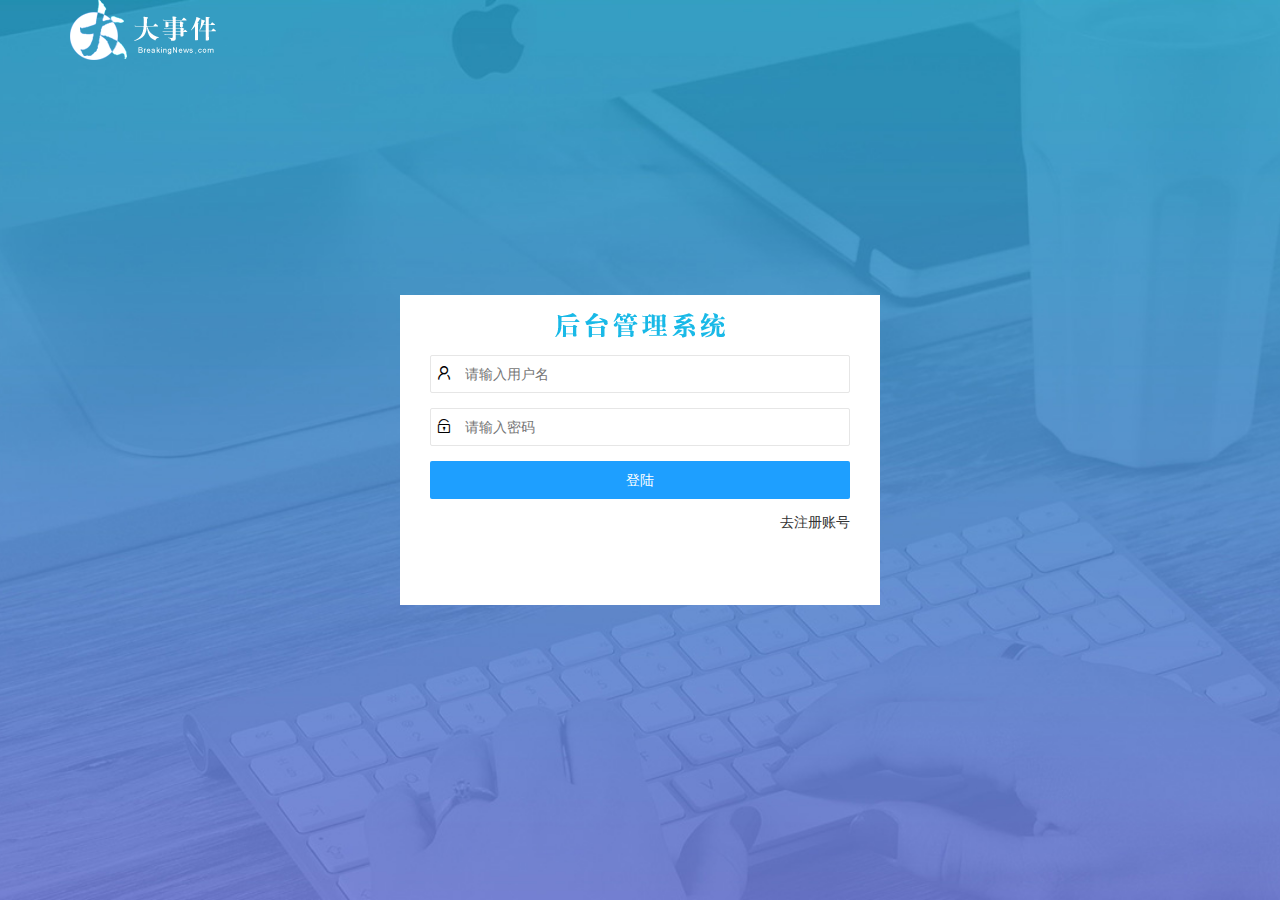
<file: login.html>
<!DOCTYPE html>
<html lang="en">
  <head>
    <meta charset="UTF-8" />
    <meta http-equiv="X-UA-Compatible" content="IE=edge" />
    <meta name="viewport" content="width=device-width, initial-scale=1.0" />
    <title>大事件登录注册</title>
    <link rel="stylesheet" href="./assets/lib/layui/css/layui.css" />
    <link rel="stylesheet" href="./assets/css/login.css" />
  </head>
  <body>
    <!-- 头部logo -->
    <div class="layui-main">
      <img src="./assets/images/logo.png" alt="" />
    </div>
    <!-- 登录和注册 -->
    <div class="loginandregiset">
      <div class="title-box"></div>
      <!-- 登录div -->
      <div class="login-box">
        <form class="layui-form" id="form_login">
          <div class="layui-form-item">
            <i class="layui-icon layui-icon-username"></i>
            <input
              type="text"
              name="username"
              required
              lay-verify="required"
              placeholder="请输入用户名"
              autocomplete="off"
              class="layui-input"
            />
          </div>
          <div class="layui-form-item">
            <i class="layui-icon layui-icon-password"></i>
            <input
              type="password"
              name="password"
              required
              lay-verify="required|pass"
              placeholder="请输入密码"
              autocomplete="off"
              class="layui-input"
            />
          </div>
          <div class="layui-form-item">
            <button
              lay-submit
              class="layui-btn layui-btn-normal layui-btn-fluid"
            >
              登陆
            </button>
          </div>
          <div class="layui-form-item links">
            <a href="javascript:;" id="link_reg">去注册账号</a>
          </div>
        </form>
      </div>
      <!--  注册div-->
      <div class="regiter-box">
        <form class="layui-form" id="form_reg">
          <div class="layui-form-item">
            <i class="layui-icon layui-icon-username"></i>
            <input
              type="text"
              name="username"
              required
              lay-verify="required"
              placeholder="请输入用户名"
              autocomplete="off"
              class="layui-input"
            />
          </div>
          <div class="layui-form-item">
            <i class="layui-icon layui-icon-password"></i>
            <input
              type="password"
              name="password"
              required
              lay-verify="required|pass"
              placeholder="请输入密码"
              autocomplete="off"
              class="layui-input"
            />
          </div>
          <div class="layui-form-item">
            <i class="layui-icon layui-icon-password"></i>
            <input
              type="password"
              name="password"
              required
              lay-verify="required|pass|repwd"
              placeholder="请再次输入密码"
              autocomplete="off"
              class="layui-input"
            />
          </div>
          <div class="layui-form-item">
            <!-- 注意：表单提交按钮和普通按钮的区别，就是 lay-submit 属性 -->
            <button
              class="layui-btn layui-btn-fluid layui-btn-normal"
              lay-submit
            >
              注册
            </button>
          </div>
          <div class="layui-form-item links">
            <a href="javascript:;" id="link_login">去登陆</a>
          </div>
        </form>
      </div>
    </div>
  </body>
  <script src="./assets/lib/layui/layui.all.js"></script>
  <!-- 导入jquery -->
  <script src="./assets/lib/jquery.js"></script>
  <script src="./assets/js/BaseAPI.js"></script>

  <script src="./assets/js/login.js"></script>
</html>
</file>
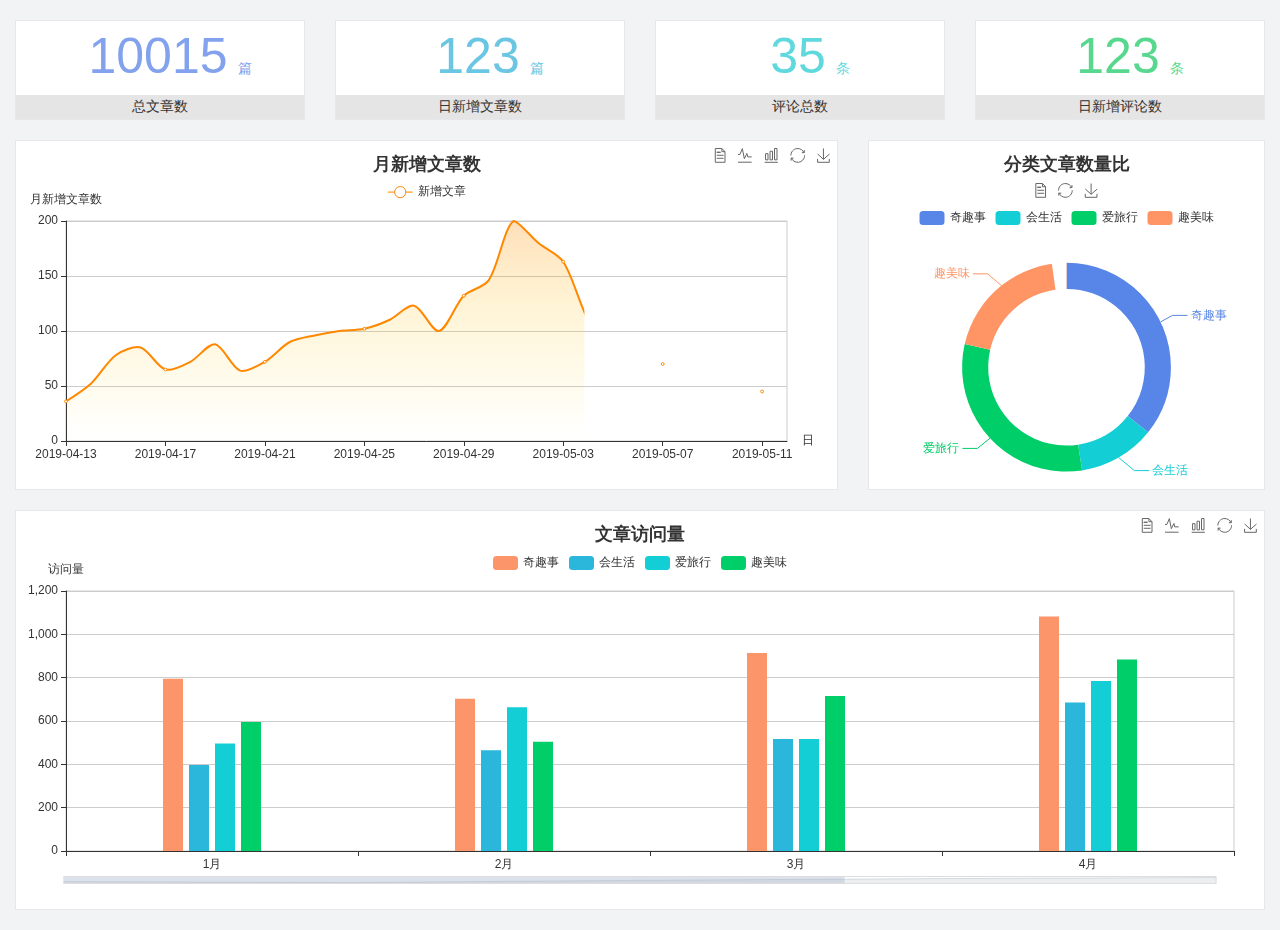
<file: home/dashboard.html>
<!DOCTYPE html>
<html lang="en">

<head>
  <meta charset="UTF-8">
  <meta name="viewport" content="width=device-width, initial-scale=1.0">
  <meta http-equiv="X-UA-Compatible" content="ie=edge">
  <title>图表统计</title>
  <link rel="stylesheet" href="../../assets/lib/bootstrap.css" />
  <link rel="stylesheet" href="../../assets/lib/main.css" />
  <script src="../../assets/lib/jquery.js"></script>
  <script type="text/javascript" src="../../assets/lib/echarts.min.js"></script>
</head>

<body>
  <div class="container-fluid">
    <div class="row spannel_list">
      <div class="col-sm-3 col-xs-6">
        <div class="spannel">
          <em>10015</em><span>篇</span>
          <b>总文章数</b>
        </div>
      </div>
      <div class="col-sm-3 col-xs-6">
        <div class="spannel scolor01">
          <em>123</em><span>篇</span>
          <b>日新增文章数</b>
        </div>
      </div>
      <div class="col-sm-3 col-xs-6">
        <div class="spannel scolor02">
          <em>35</em><span>条</span>
          <b>评论总数</b>
        </div>
      </div>
      <div class="col-sm-3 col-xs-6">
        <div class="spannel scolor03">
          <em>123</em><span>条</span>
          <b>日新增评论数</b>
        </div>
      </div>
    </div>
  </div>

  <div class="container-fluid">
    <div class="row curve-pie">
      <div class="col-lg-8 col-md-8">
        <div class="gragh_pannel" id="curve_show"></div>
      </div>
      <div class="col-lg-4 col-md-4">
        <div class="gragh_pannel" id="pie_show"></div>
      </div>
    </div>
  </div>

  <div class="container-fluid">
    <div class="column_pannel" id="column_show"></div>
  </div>

  <script>
    var oChart = echarts.init(document.getElementById('curve_show'));
    var aList_all = [
      { 'count': 36, 'date': '2019-04-13' },
      { 'count': 52, 'date': '2019-04-14' },
      { 'count': 78, 'date': '2019-04-15' },
      { 'count': 85, 'date': '2019-04-16' },
      { 'count': 65, 'date': '2019-04-17' },
      { 'count': 72, 'date': '2019-04-18' },
      { 'count': 88, 'date': '2019-04-19' },
      { 'count': 64, 'date': '2019-04-20' },
      { 'count': 72, 'date': '2019-04-21' },
      { 'count': 90, 'date': '2019-04-22' },
      { 'count': 96, 'date': '2019-04-23' },
      { 'count': 100, 'date': '2019-04-24' },
      { 'count': 102, 'date': '2019-04-25' },
      { 'count': 110, 'date': '2019-04-26' },
      { 'count': 123, 'date': '2019-04-27' },
      { 'count': 100, 'date': '2019-04-28' },
      { 'count': 132, 'date': '2019-04-29' },
      { 'count': 146, 'date': '2019-04-30' },
      { 'count': 200, 'date': '2019-05-01' },
      { 'count': 180, 'date': '2019-05-02' },
      { 'count': 163, 'date': '2019-05-03' },
      { 'count': 110, 'date': '2019-05-04' },
      { 'count': 80, 'date': '2019-05-05' },
      { 'count': 82, 'date': '2019-05-06' },
      { 'count': 70, 'date': '2019-05-07' },
      { 'count': 65, 'date': '2019-05-08' },
      { 'count': 54, 'date': '2019-05-09' },
      { 'count': 40, 'date': '2019-05-10' },
      { 'count': 45, 'date': '2019-05-11' },
      { 'count': 38, 'date': '2019-05-12' },
    ];

    let aCount = [];
    let aDate = [];

    for (var i = 0; i < aList_all.length; i++) {
      aCount.push(aList_all[i].count);
      aDate.push(aList_all[i].date);
    }

    var chartopt = {
      title: {
        text: '月新增文章数',
        left: 'center',
        top: '10'
      },
      tooltip: {
        trigger: 'axis'
      },
      legend: {
        data: ['新增文章'],
        top: '40'
      },
      toolbox: {
        show: true,
        feature: {
          mark: { show: true },
          dataView: { show: true, readOnly: false },
          magicType: { show: true, type: ['line', 'bar'] },
          restore: { show: true },
          saveAsImage: { show: true }
        }
      },
      calculable: true,
      xAxis: [
        {
          name: '日',
          type: 'category',
          boundaryGap: false,
          data: aDate
        }
      ],
      yAxis: [
        {
          name: '月新增文章数',
          type: 'value'
        }
      ],
      series: [
        {
          name: '新增文章',
          type: 'line',
          smooth: true,
          itemStyle: { normal: { areaStyle: { type: 'default' }, color: '#f80' }, lineStyle: { color: '#f80' } },
          data: aCount
        }],
      areaStyle: {
        normal: {
          color: new echarts.graphic.LinearGradient(0, 0, 0, 1, [{
            offset: 0,
            color: 'rgba(255,136,0,0.39)'
          }, {
            offset: .34,
            color: 'rgba(255,180,0,0.25)'
          }, {
            offset: 1,
            color: 'rgba(255,222,0,0.00)'
          }])

        }
      },
      grid: {
        show: true,
        x: 50,
        x2: 50,
        y: 80,
        height: 220
      }
    };

    oChart.setOption(chartopt);


    var oPie = echarts.init(document.getElementById('pie_show'));
    var oPieopt =
    {
      title: {
        top: 10,
        text: '分类文章数量比',
        x: 'center'
      },
      tooltip: {
        trigger: 'item',
        formatter: "{a} <br/>{b} : {c} ({d}%)"
      },
      color: ['#5885e8', '#13cfd5', '#00ce68', '#ff9565'],
      legend: {
        x: 'center',
        top: 65,
        data: ['奇趣事', '会生活', '爱旅行', '趣美味']
      },
      toolbox: {
        show: true,
        x: 'center',
        top: 35,
        feature: {
          mark: { show: true },
          dataView: { show: true, readOnly: false },
          magicType: {
            show: true,
            type: ['pie', 'funnel'],
            option: {
              funnel: {
                x: '25%',
                width: '50%',
                funnelAlign: 'left',
                max: 1548
              }
            }
          },
          restore: { show: true },
          saveAsImage: { show: true }
        }
      },
      calculable: true,
      series: [
        {
          name: '访问来源',
          type: 'pie',
          radius: ['45%', '60%'],
          center: ['50%', '65%'],
          data: [
            { value: 300, name: '奇趣事' },
            { value: 100, name: '会生活' },
            { value: 260, name: '爱旅行' },
            { value: 180, name: '趣美味' }
          ]
        }
      ]
    };
    oPie.setOption(oPieopt);



    var oColumn = this.echarts.init(document.getElementById('column_show'));
    var oColumnopt =
    {
      title: {
        text: '文章访问量',
        left: 'center',
        top: '10'
      },
      tooltip: {
        trigger: 'axis'
      },
      legend: {
        data: ['奇趣事', '会生活', '爱旅行', '趣美味'],
        top: '40'
      },
      toolbox: {
        show: true,
        feature: {
          mark: { show: true },
          dataView: { show: true, readOnly: false },
          magicType: { show: true, type: ['line', 'bar'] },
          restore: { show: true },
          saveAsImage: { show: true }
        }
      },
      calculable: true,
      xAxis: [
        {
          type: 'category',
          data: ['1月', '2月', '3月', '4月', '5月']
        }
      ],
      yAxis: [
        {
          name: '访问量',
          type: 'value'
        }
      ],
      series: [
        {
          name: '奇趣事',
          type: 'bar',
          barWidth: 20,
          itemStyle: {
            normal: { areaStyle: { type: 'default' }, color: '#fd956a' }
          },
          data: [800, 708, 920, 1090, 1200]
        },
        {
          name: '会生活',
          type: 'bar',
          barWidth: 20,
          itemStyle: {
            normal: { areaStyle: { type: 'default' }, color: '#2bb6db' }
          },
          data: [400, 468, 520, 690, 800]
        },
        {
          name: '爱旅行',
          type: 'bar',
          barWidth: 20,
          itemStyle: {
            normal: { areaStyle: { type: 'default' }, color: '#13cfd5' }
          },
          data: [500, 668, 520, 790, 900]
        },
        {
          name: '趣美味',
          type: 'bar',
          barWidth: 20,
          itemStyle: {
            normal: { areaStyle: { type: 'default' }, color: '#00ce68' }
          },
          data: [600, 508, 720, 890, 1000]
        }
      ],
      grid: {
        show: true,
        x: 50,
        x2: 30,
        y: 80,
        height: 260
      },
      dataZoom: [//给x轴设置滚动条
        {
          start: 0,//默认为0
          end: 100 - 1000 / 31,//默认为100
          type: 'slider',
          show: true,
          xAxisIndex: [0],
          handleSize: 0,//滑动条的 左右2个滑动条的大小
          height: 8,//组件高度
          left: 45, //左边的距离
          right: 50,//右边的距离
          bottom: 26,//右边的距离
          handleColor: '#ddd',//h滑动图标的颜色
          handleStyle: {
            borderColor: "#cacaca",
            borderWidth: "1",
            shadowBlur: 2,
            background: "#ddd",
            shadowColor: "#ddd",
          }
        }]
    };
    oColumn.setOption(oColumnopt);
  </script>
</body>

</html>
</file>
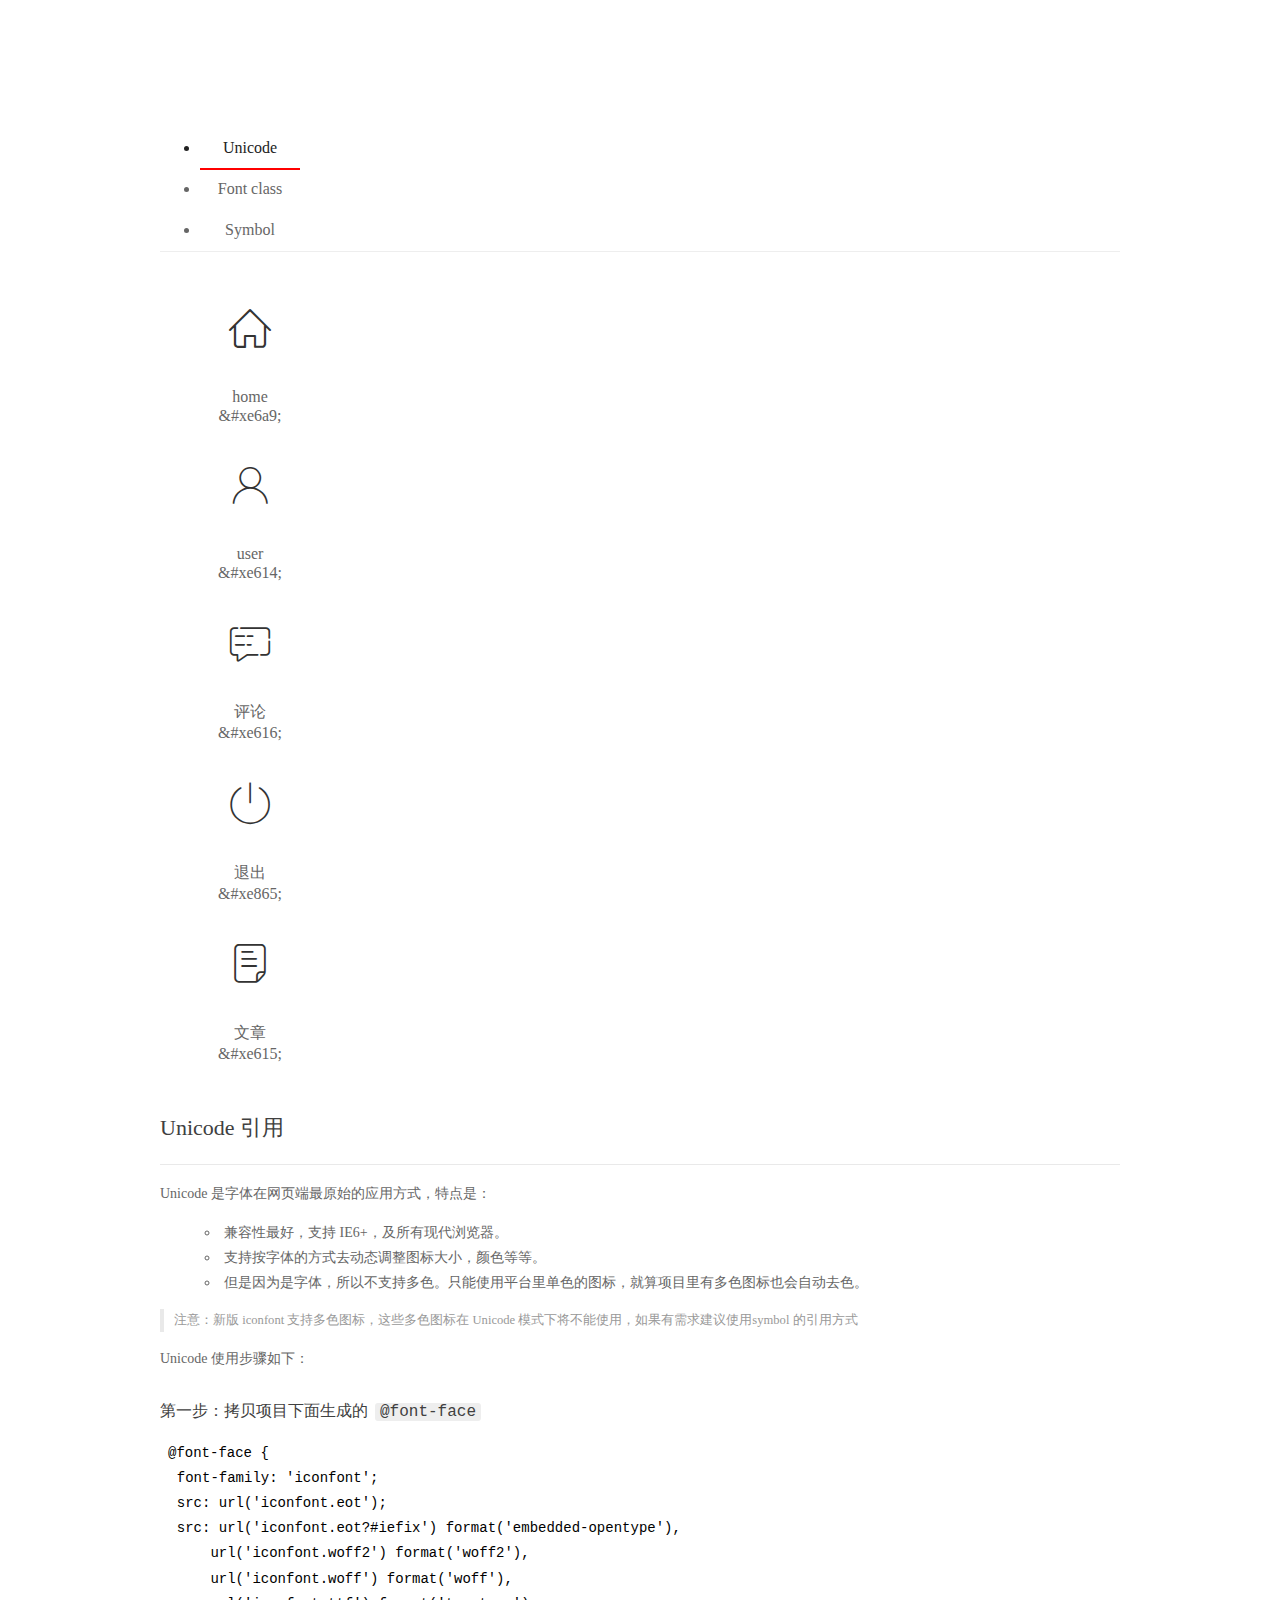
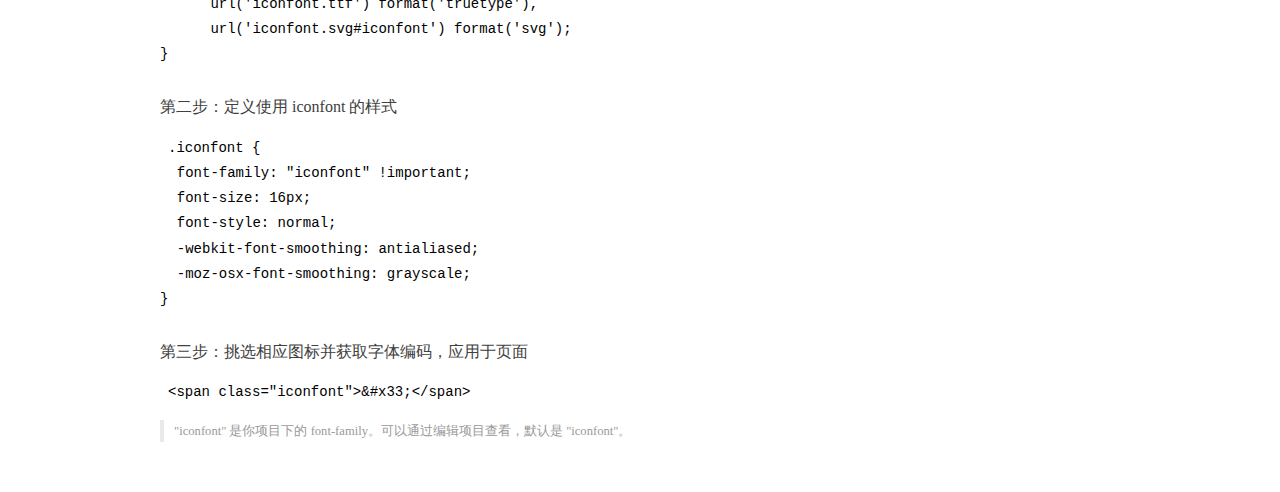
<file: assets/fonts/demo_index.html>
<!DOCTYPE html>
<html>
<head>
  <meta charset="utf-8"/>
  <title>IconFont Demo</title>
  <link rel="shortcut icon" href="https://gtms04.alicdn.com/tps/i4/TB1_oz6GVXXXXaFXpXXJDFnIXXX-64-64.ico" type="image/x-icon"/>
  <link rel="stylesheet" href="https://g.alicdn.com/thx/cube/1.3.2/cube.min.css">
  <link rel="stylesheet" href="demo.css">
  <link rel="stylesheet" href="iconfont.css">
  <script src="iconfont.js"></script>
  <!-- jQuery -->
  <script src="https://a1.alicdn.com/oss/uploads/2018/12/26/7bfddb60-08e8-11e9-9b04-53e73bb6408b.js"></script>
  <!-- 代码高亮 -->
  <script src="https://a1.alicdn.com/oss/uploads/2018/12/26/a3f714d0-08e6-11e9-8a15-ebf944d7534c.js"></script>
</head>
<body>
  <div class="main">
    <h1 class="logo"><a href="https://www.iconfont.cn/" title="iconfont 首页" target="_blank">&#xe86b;</a></h1>
    <div class="nav-tabs">
      <ul id="tabs" class="dib-box">
        <li class="dib active"><span>Unicode</span></li>
        <li class="dib"><span>Font class</span></li>
        <li class="dib"><span>Symbol</span></li>
      </ul>
      
    </div>
    <div class="tab-container">
      <div class="content unicode" style="display: block;">
          <ul class="icon_lists dib-box">
          
            <li class="dib">
              <span class="icon iconfont">&#xe6a9;</span>
                <div class="name">home</div>
                <div class="code-name">&amp;#xe6a9;</div>
              </li>
          
            <li class="dib">
              <span class="icon iconfont">&#xe614;</span>
                <div class="name">user</div>
                <div class="code-name">&amp;#xe614;</div>
              </li>
          
            <li class="dib">
              <span class="icon iconfont">&#xe616;</span>
                <div class="name">评论</div>
                <div class="code-name">&amp;#xe616;</div>
              </li>
          
            <li class="dib">
              <span class="icon iconfont">&#xe865;</span>
                <div class="name">退出</div>
                <div class="code-name">&amp;#xe865;</div>
              </li>
          
            <li class="dib">
              <span class="icon iconfont">&#xe615;</span>
                <div class="name">文章</div>
                <div class="code-name">&amp;#xe615;</div>
              </li>
          
          </ul>
          <div class="article markdown">
          <h2 id="unicode-">Unicode 引用</h2>
          <hr>

          <p>Unicode 是字体在网页端最原始的应用方式，特点是：</p>
          <ul>
            <li>兼容性最好，支持 IE6+，及所有现代浏览器。</li>
            <li>支持按字体的方式去动态调整图标大小，颜色等等。</li>
            <li>但是因为是字体，所以不支持多色。只能使用平台里单色的图标，就算项目里有多色图标也会自动去色。</li>
          </ul>
          <blockquote>
            <p>注意：新版 iconfont 支持多色图标，这些多色图标在 Unicode 模式下将不能使用，如果有需求建议使用symbol 的引用方式</p>
          </blockquote>
          <p>Unicode 使用步骤如下：</p>
          <h3 id="-font-face">第一步：拷贝项目下面生成的 <code>@font-face</code></h3>
<pre><code class="language-css"
>@font-face {
  font-family: 'iconfont';
  src: url('iconfont.eot');
  src: url('iconfont.eot?#iefix') format('embedded-opentype'),
      url('iconfont.woff2') format('woff2'),
      url('iconfont.woff') format('woff'),
      url('iconfont.ttf') format('truetype'),
      url('iconfont.svg#iconfont') format('svg');
}
</code></pre>
          <h3 id="-iconfont-">第二步：定义使用 iconfont 的样式</h3>
<pre><code class="language-css"
>.iconfont {
  font-family: "iconfont" !important;
  font-size: 16px;
  font-style: normal;
  -webkit-font-smoothing: antialiased;
  -moz-osx-font-smoothing: grayscale;
}
</code></pre>
          <h3 id="-">第三步：挑选相应图标并获取字体编码，应用于页面</h3>
<pre>
<code class="language-html"
>&lt;span class="iconfont"&gt;&amp;#x33;&lt;/span&gt;
</code></pre>
          <blockquote>
            <p>"iconfont" 是你项目下的 font-family。可以通过编辑项目查看，默认是 "iconfont"。</p>
          </blockquote>
          </div>
      </div>
      <div class="content font-class">
        <ul class="icon_lists dib-box">
          
          <li class="dib">
            <span class="icon iconfont icon-home"></span>
            <div class="name">
              home
            </div>
            <div class="code-name">.icon-home
            </div>
          </li>
          
          <li class="dib">
            <span class="icon iconfont icon-user"></span>
            <div class="name">
              user
            </div>
            <div class="code-name">.icon-user
            </div>
          </li>
          
          <li class="dib">
            <span class="icon iconfont icon-pinglun"></span>
            <div class="name">
              评论
            </div>
            <div class="code-name">.icon-pinglun
            </div>
          </li>
          
          <li class="dib">
            <span class="icon iconfont icon-tuichu"></span>
            <div class="name">
              退出
            </div>
            <div class="code-name">.icon-tuichu
            </div>
          </li>
          
          <li class="dib">
            <span class="icon iconfont icon-16"></span>
            <div class="name">
              文章
            </div>
            <div class="code-name">.icon-16
            </div>
          </li>
          
        </ul>
        <div class="article markdown">
        <h2 id="font-class-">font-class 引用</h2>
        <hr>

        <p>font-class 是 Unicode 使用方式的一种变种，主要是解决 Unicode 书写不直观，语意不明确的问题。</p>
        <p>与 Unicode 使用方式相比，具有如下特点：</p>
        <ul>
          <li>兼容性良好，支持 IE8+，及所有现代浏览器。</li>
          <li>相比于 Unicode 语意明确，书写更直观。可以很容易分辨这个 icon 是什么。</li>
          <li>因为使用 class 来定义图标，所以当要替换图标时，只需要修改 class 里面的 Unicode 引用。</li>
          <li>不过因为本质上还是使用的字体，所以多色图标还是不支持的。</li>
        </ul>
        <p>使用步骤如下：</p>
        <h3 id="-fontclass-">第一步：引入项目下面生成的 fontclass 代码：</h3>
<pre><code class="language-html">&lt;link rel="stylesheet" href="./iconfont.css"&gt;
</code></pre>
        <h3 id="-">第二步：挑选相应图标并获取类名，应用于页面：</h3>
<pre><code class="language-html">&lt;span class="iconfont icon-xxx"&gt;&lt;/span&gt;
</code></pre>
        <blockquote>
          <p>"
            iconfont" 是你项目下的 font-family。可以通过编辑项目查看，默认是 "iconfont"。</p>
        </blockquote>
      </div>
      </div>
      <div class="content symbol">
          <ul class="icon_lists dib-box">
          
            <li class="dib">
                <svg class="icon svg-icon" aria-hidden="true">
                  <use xlink:href="#icon-home"></use>
                </svg>
                <div class="name">home</div>
                <div class="code-name">#icon-home</div>
            </li>
          
            <li class="dib">
                <svg class="icon svg-icon" aria-hidden="true">
                  <use xlink:href="#icon-user"></use>
                </svg>
                <div class="name">user</div>
                <div class="code-name">#icon-user</div>
            </li>
          
            <li class="dib">
                <svg class="icon svg-icon" aria-hidden="true">
                  <use xlink:href="#icon-pinglun"></use>
                </svg>
                <div class="name">评论</div>
                <div class="code-name">#icon-pinglun</div>
            </li>
          
            <li class="dib">
                <svg class="icon svg-icon" aria-hidden="true">
                  <use xlink:href="#icon-tuichu"></use>
                </svg>
                <div class="name">退出</div>
                <div class="code-name">#icon-tuichu</div>
            </li>
          
            <li class="dib">
                <svg class="icon svg-icon" aria-hidden="true">
                  <use xlink:href="#icon-16"></use>
                </svg>
                <div class="name">文章</div>
                <div class="code-name">#icon-16</div>
            </li>
          
          </ul>
          <div class="article markdown">
          <h2 id="symbol-">Symbol 引用</h2>
          <hr>

          <p>这是一种全新的使用方式，应该说这才是未来的主流，也是平台目前推荐的用法。相关介绍可以参考这篇<a href="">文章</a>
            这种用法其实是做了一个 SVG 的集合，与另外两种相比具有如下特点：</p>
          <ul>
            <li>支持多色图标了，不再受单色限制。</li>
            <li>通过一些技巧，支持像字体那样，通过 <code>font-size</code>, <code>color</code> 来调整样式。</li>
            <li>兼容性较差，支持 IE9+，及现代浏览器。</li>
            <li>浏览器渲染 SVG 的性能一般，还不如 png。</li>
          </ul>
          <p>使用步骤如下：</p>
          <h3 id="-symbol-">第一步：引入项目下面生成的 symbol 代码：</h3>
<pre><code class="language-html">&lt;script src="./iconfont.js"&gt;&lt;/script&gt;
</code></pre>
          <h3 id="-css-">第二步：加入通用 CSS 代码（引入一次就行）：</h3>
<pre><code class="language-html">&lt;style&gt;
.icon {
  width: 1em;
  height: 1em;
  vertical-align: -0.15em;
  fill: currentColor;
  overflow: hidden;
}
&lt;/style&gt;
</code></pre>
          <h3 id="-">第三步：挑选相应图标并获取类名，应用于页面：</h3>
<pre><code class="language-html">&lt;svg class="icon" aria-hidden="true"&gt;
  &lt;use xlink:href="#icon-xxx"&gt;&lt;/use&gt;
&lt;/svg&gt;
</code></pre>
          </div>
      </div>

    </div>
  </div>
  <script>
  $(document).ready(function () {
      $('.tab-container .content:first').show()

      $('#tabs li').click(function (e) {
        var tabContent = $('.tab-container .content')
        var index = $(this).index()

        if ($(this).hasClass('active')) {
          return
        } else {
          $('#tabs li').removeClass('active')
          $(this).addClass('active')

          tabContent.hide().eq(index).fadeIn()
        }
      })
    })
  </script>
</body>
</html>
</file>
<file: assets/lib/layui/css/layui.css>
/** layui-v2.5.5 MIT License By https://www.layui.com */
 .layui-inline,img{display:inline-block;vertical-align:middle}h1,h2,h3,h4,h5,h6{font-weight:400}.layui-edge,.layui-header,.layui-inline,.layui-main{position:relative}.layui-body,.layui-edge,.layui-elip{overflow:hidden}.layui-btn,.layui-edge,.layui-inline,img{vertical-align:middle}.layui-btn,.layui-disabled,.layui-icon,.layui-unselect{-moz-user-select:none;-webkit-user-select:none;-ms-user-select:none}.layui-elip,.layui-form-checkbox span,.layui-form-pane .layui-form-label{text-overflow:ellipsis;white-space:nowrap}.layui-breadcrumb,.layui-tree-btnGroup{visibility:hidden}blockquote,body,button,dd,div,dl,dt,form,h1,h2,h3,h4,h5,h6,input,li,ol,p,pre,td,textarea,th,ul{margin:0;padding:0;-webkit-tap-highlight-color:rgba(0,0,0,0)}a:active,a:hover{outline:0}img{border:none}li{list-style:none}table{border-collapse:collapse;border-spacing:0}h4,h5,h6{font-size:100%}button,input,optgroup,option,select,textarea{font-family:inherit;font-size:inherit;font-style:inherit;font-weight:inherit;outline:0}pre{white-space:pre-wrap;white-space:-moz-pre-wrap;white-space:-pre-wrap;white-space:-o-pre-wrap;word-wrap:break-word}body{line-height:24px;font:14px Helvetica Neue,Helvetica,PingFang SC,Tahoma,Arial,sans-serif}hr{height:1px;margin:10px 0;border:0;clear:both}a{color:#333;text-decoration:none}a:hover{color:#777}a cite{font-style:normal;*cursor:pointer}.layui-border-box,.layui-border-box *{box-sizing:border-box}.layui-box,.layui-box *{box-sizing:content-box}.layui-clear{clear:both;*zoom:1}.layui-clear:after{content:'\20';clear:both;*zoom:1;display:block;height:0}.layui-inline{*display:inline;*zoom:1}.layui-edge{display:inline-block;width:0;height:0;border-width:6px;border-style:dashed;border-color:transparent}.layui-edge-top{top:-4px;border-bottom-color:#999;border-bottom-style:solid}.layui-edge-right{border-left-color:#999;border-left-style:solid}.layui-edge-bottom{top:2px;border-top-color:#999;border-top-style:solid}.layui-edge-left{border-right-color:#999;border-right-style:solid}.layui-disabled,.layui-disabled:hover{color:#d2d2d2!important;cursor:not-allowed!important}.layui-circle{border-radius:100%}.layui-show{display:block!important}.layui-hide{display:none!important}@font-face{font-family:layui-icon;src:url(../font/iconfont.eot?v=250);src:url(../font/iconfont.eot?v=250#iefix) format('embedded-opentype'),url(../font/iconfont.woff2?v=250) format('woff2'),url(../font/iconfont.woff?v=250) format('woff'),url(../font/iconfont.ttf?v=250) format('truetype'),url(../font/iconfont.svg?v=250#layui-icon) format('svg')}.layui-icon{font-family:layui-icon!important;font-size:16px;font-style:normal;-webkit-font-smoothing:antialiased;-moz-osx-font-smoothing:grayscale}.layui-icon-reply-fill:before{content:"\e611"}.layui-icon-set-fill:before{content:"\e614"}.layui-icon-menu-fill:before{content:"\e60f"}.layui-icon-search:before{content:"\e615"}.layui-icon-share:before{content:"\e641"}.layui-icon-set-sm:before{content:"\e620"}.layui-icon-engine:before{content:"\e628"}.layui-icon-close:before{content:"\1006"}.layui-icon-close-fill:before{content:"\1007"}.layui-icon-chart-screen:before{content:"\e629"}.layui-icon-star:before{content:"\e600"}.layui-icon-circle-dot:before{content:"\e617"}.layui-icon-chat:before{content:"\e606"}.layui-icon-release:before{content:"\e609"}.layui-icon-list:before{content:"\e60a"}.layui-icon-chart:before{content:"\e62c"}.layui-icon-ok-circle:before{content:"\1005"}.layui-icon-layim-theme:before{content:"\e61b"}.layui-icon-table:before{content:"\e62d"}.layui-icon-right:before{content:"\e602"}.layui-icon-left:before{content:"\e603"}.layui-icon-cart-simple:before{content:"\e698"}.layui-icon-face-cry:before{content:"\e69c"}.layui-icon-face-smile:before{content:"\e6af"}.layui-icon-survey:before{content:"\e6b2"}.layui-icon-tree:before{content:"\e62e"}.layui-icon-upload-circle:before{content:"\e62f"}.layui-icon-add-circle:before{content:"\e61f"}.layui-icon-download-circle:before{content:"\e601"}.layui-icon-templeate-1:before{content:"\e630"}.layui-icon-util:before{content:"\e631"}.layui-icon-face-surprised:before{content:"\e664"}.layui-icon-edit:before{content:"\e642"}.layui-icon-speaker:before{content:"\e645"}.layui-icon-down:before{content:"\e61a"}.layui-icon-file:before{content:"\e621"}.layui-icon-layouts:before{content:"\e632"}.layui-icon-rate-half:before{content:"\e6c9"}.layui-icon-add-circle-fine:before{content:"\e608"}.layui-icon-prev-circle:before{content:"\e633"}.layui-icon-read:before{content:"\e705"}.layui-icon-404:before{content:"\e61c"}.layui-icon-carousel:before{content:"\e634"}.layui-icon-help:before{content:"\e607"}.layui-icon-code-circle:before{content:"\e635"}.layui-icon-water:before{content:"\e636"}.layui-icon-username:before{content:"\e66f"}.layui-icon-find-fill:before{content:"\e670"}.layui-icon-about:before{content:"\e60b"}.layui-icon-location:before{content:"\e715"}.layui-icon-up:before{content:"\e619"}.layui-icon-pause:before{content:"\e651"}.layui-icon-date:before{content:"\e637"}.layui-icon-layim-uploadfile:before{content:"\e61d"}.layui-icon-delete:before{content:"\e640"}.layui-icon-play:before{content:"\e652"}.layui-icon-top:before{content:"\e604"}.layui-icon-friends:before{content:"\e612"}.layui-icon-refresh-3:before{content:"\e9aa"}.layui-icon-ok:before{content:"\e605"}.layui-icon-layer:before{content:"\e638"}.layui-icon-face-smile-fine:before{content:"\e60c"}.layui-icon-dollar:before{content:"\e659"}.layui-icon-group:before{content:"\e613"}.layui-icon-layim-download:before{content:"\e61e"}.layui-icon-picture-fine:before{content:"\e60d"}.layui-icon-link:before{content:"\e64c"}.layui-icon-diamond:before{content:"\e735"}.layui-icon-log:before{content:"\e60e"}.layui-icon-rate-solid:before{content:"\e67a"}.layui-icon-fonts-del:before{content:"\e64f"}.layui-icon-unlink:before{content:"\e64d"}.layui-icon-fonts-clear:before{content:"\e639"}.layui-icon-triangle-r:before{content:"\e623"}.layui-icon-circle:before{content:"\e63f"}.layui-icon-radio:before{content:"\e643"}.layui-icon-align-center:before{content:"\e647"}.layui-icon-align-right:before{content:"\e648"}.layui-icon-align-left:before{content:"\e649"}.layui-icon-loading-1:before{content:"\e63e"}.layui-icon-return:before{content:"\e65c"}.layui-icon-fonts-strong:before{content:"\e62b"}.layui-icon-upload:before{content:"\e67c"}.layui-icon-dialogue:before{content:"\e63a"}.layui-icon-video:before{content:"\e6ed"}.layui-icon-headset:before{content:"\e6fc"}.layui-icon-cellphone-fine:before{content:"\e63b"}.layui-icon-add-1:before{content:"\e654"}.layui-icon-face-smile-b:before{content:"\e650"}.layui-icon-fonts-html:before{content:"\e64b"}.layui-icon-form:before{content:"\e63c"}.layui-icon-cart:before{content:"\e657"}.layui-icon-camera-fill:before{content:"\e65d"}.layui-icon-tabs:before{content:"\e62a"}.layui-icon-fonts-code:before{content:"\e64e"}.layui-icon-fire:before{content:"\e756"}.layui-icon-set:before{content:"\e716"}.layui-icon-fonts-u:before{content:"\e646"}.layui-icon-triangle-d:before{content:"\e625"}.layui-icon-tips:before{content:"\e702"}.layui-icon-picture:before{content:"\e64a"}.layui-icon-more-vertical:before{content:"\e671"}.layui-icon-flag:before{content:"\e66c"}.layui-icon-loading:before{content:"\e63d"}.layui-icon-fonts-i:before{content:"\e644"}.layui-icon-refresh-1:before{content:"\e666"}.layui-icon-rmb:before{content:"\e65e"}.layui-icon-home:before{content:"\e68e"}.layui-icon-user:before{content:"\e770"}.layui-icon-notice:before{content:"\e667"}.layui-icon-login-weibo:before{content:"\e675"}.layui-icon-voice:before{content:"\e688"}.layui-icon-upload-drag:before{content:"\e681"}.layui-icon-login-qq:before{content:"\e676"}.layui-icon-snowflake:before{content:"\e6b1"}.layui-icon-file-b:before{content:"\e655"}.layui-icon-template:before{content:"\e663"}.layui-icon-auz:before{content:"\e672"}.layui-icon-console:before{content:"\e665"}.layui-icon-app:before{content:"\e653"}.layui-icon-prev:before{content:"\e65a"}.layui-icon-website:before{content:"\e7ae"}.layui-icon-next:before{content:"\e65b"}.layui-icon-component:before{content:"\e857"}.layui-icon-more:before{content:"\e65f"}.layui-icon-login-wechat:before{content:"\e677"}.layui-icon-shrink-right:before{content:"\e668"}.layui-icon-spread-left:before{content:"\e66b"}.layui-icon-camera:before{content:"\e660"}.layui-icon-note:before{content:"\e66e"}.layui-icon-refresh:before{content:"\e669"}.layui-icon-female:before{content:"\e661"}.layui-icon-male:before{content:"\e662"}.layui-icon-password:before{content:"\e673"}.layui-icon-senior:before{content:"\e674"}.layui-icon-theme:before{content:"\e66a"}.layui-icon-tread:before{content:"\e6c5"}.layui-icon-praise:before{content:"\e6c6"}.layui-icon-star-fill:before{content:"\e658"}.layui-icon-rate:before{content:"\e67b"}.layui-icon-template-1:before{content:"\e656"}.layui-icon-vercode:before{content:"\e679"}.layui-icon-cellphone:before{content:"\e678"}.layui-icon-screen-full:before{content:"\e622"}.layui-icon-screen-restore:before{content:"\e758"}.layui-icon-cols:before{content:"\e610"}.layui-icon-export:before{content:"\e67d"}.layui-icon-print:before{content:"\e66d"}.layui-icon-slider:before{content:"\e714"}.layui-icon-addition:before{content:"\e624"}.layui-icon-subtraction:before{content:"\e67e"}.layui-icon-service:before{content:"\e626"}.layui-icon-transfer:before{content:"\e691"}.layui-main{width:1140px;margin:0 auto}.layui-header{z-index:1000;height:60px}.layui-header a:hover{transition:all .5s;-webkit-transition:all .5s}.layui-side{position:fixed;left:0;top:0;bottom:0;z-index:999;width:200px;overflow-x:hidden}.layui-side-scroll{position:relative;width:220px;height:100%;overflow-x:hidden}.layui-body{position:absolute;left:200px;right:0;top:0;bottom:0;z-index:998;width:auto;overflow-y:auto;box-sizing:border-box}.layui-layout-body{overflow:hidden}.layui-layout-admin .layui-header{background-color:#23262E}.layui-layout-admin .layui-side{top:60px;width:200px;overflow-x:hidden}.layui-layout-admin .layui-body{position:fixed;top:60px;bottom:44px}.layui-layout-admin .layui-main{width:auto;margin:0 15px}.layui-layout-admin .layui-footer{position:fixed;left:200px;right:0;bottom:0;height:44px;line-height:44px;padding:0 15px;background-color:#eee}.layui-layout-admin .layui-logo{position:absolute;left:0;top:0;width:200px;height:100%;line-height:60px;text-align:center;color:#009688;font-size:16px}.layui-layout-admin .layui-header .layui-nav{background:0 0}.layui-layout-left{position:absolute!important;left:200px;top:0}.layui-layout-right{position:absolute!important;right:0;top:0}.layui-container{position:relative;margin:0 auto;padding:0 15px;box-sizing:border-box}.layui-fluid{position:relative;margin:0 auto;padding:0 15px}.layui-row:after,.layui-row:before{content:'';display:block;clear:both}.layui-col-lg1,.layui-col-lg10,.layui-col-lg11,.layui-col-lg12,.layui-col-lg2,.layui-col-lg3,.layui-col-lg4,.layui-col-lg5,.layui-col-lg6,.layui-col-lg7,.layui-col-lg8,.layui-col-lg9,.layui-col-md1,.layui-col-md10,.layui-col-md11,.layui-col-md12,.layui-col-md2,.layui-col-md3,.layui-col-md4,.layui-col-md5,.layui-col-md6,.layui-col-md7,.layui-col-md8,.layui-col-md9,.layui-col-sm1,.layui-col-sm10,.layui-col-sm11,.layui-col-sm12,.layui-col-sm2,.layui-col-sm3,.layui-col-sm4,.layui-col-sm5,.layui-col-sm6,.layui-col-sm7,.layui-col-sm8,.layui-col-sm9,.layui-col-xs1,.layui-col-xs10,.layui-col-xs11,.layui-col-xs12,.layui-col-xs2,.layui-col-xs3,.layui-col-xs4,.layui-col-xs5,.layui-col-xs6,.layui-col-xs7,.layui-col-xs8,.layui-col-xs9{position:relative;display:block;box-sizing:border-box}.layui-col-xs1,.layui-col-xs10,.layui-col-xs11,.layui-col-xs12,.layui-col-xs2,.layui-col-xs3,.layui-col-xs4,.layui-col-xs5,.layui-col-xs6,.layui-col-xs7,.layui-col-xs8,.layui-col-xs9{float:left}.layui-col-xs1{width:8.33333333%}.layui-col-xs2{width:16.66666667%}.layui-col-xs3{width:25%}.layui-col-xs4{width:33.33333333%}.layui-col-xs5{width:41.66666667%}.layui-col-xs6{width:50%}.layui-col-xs7{width:58.33333333%}.layui-col-xs8{width:66.66666667%}.layui-col-xs9{width:75%}.layui-col-xs10{width:83.33333333%}.layui-col-xs11{width:91.66666667%}.layui-col-xs12{width:100%}.layui-col-xs-offset1{margin-left:8.33333333%}.layui-col-xs-offset2{margin-left:16.66666667%}.layui-col-xs-offset3{margin-left:25%}.layui-col-xs-offset4{margin-left:33.33333333%}.layui-col-xs-offset5{margin-left:41.66666667%}.layui-col-xs-offset6{margin-left:50%}.layui-col-xs-offset7{margin-left:58.33333333%}.layui-col-xs-offset8{margin-left:66.66666667%}.layui-col-xs-offset9{margin-left:75%}.layui-col-xs-offset10{margin-left:83.33333333%}.layui-col-xs-offset11{margin-left:91.66666667%}.layui-col-xs-offset12{margin-left:100%}@media screen and (max-width:768px){.layui-hide-xs{display:none!important}.layui-show-xs-block{display:block!important}.layui-show-xs-inline{display:inline!important}.layui-show-xs-inline-block{display:inline-block!important}}@media screen and (min-width:768px){.layui-container{width:750px}.layui-hide-sm{display:none!important}.layui-show-sm-block{display:block!important}.layui-show-sm-inline{display:inline!important}.layui-show-sm-inline-block{display:inline-block!important}.layui-col-sm1,.layui-col-sm10,.layui-col-sm11,.layui-col-sm12,.layui-col-sm2,.layui-col-sm3,.layui-col-sm4,.layui-col-sm5,.layui-col-sm6,.layui-col-sm7,.layui-col-sm8,.layui-col-sm9{float:left}.layui-col-sm1{width:8.33333333%}.layui-col-sm2{width:16.66666667%}.layui-col-sm3{width:25%}.layui-col-sm4{width:33.33333333%}.layui-col-sm5{width:41.66666667%}.layui-col-sm6{width:50%}.layui-col-sm7{width:58.33333333%}.layui-col-sm8{width:66.66666667%}.layui-col-sm9{width:75%}.layui-col-sm10{width:83.33333333%}.layui-col-sm11{width:91.66666667%}.layui-col-sm12{width:100%}.layui-col-sm-offset1{margin-left:8.33333333%}.layui-col-sm-offset2{margin-left:16.66666667%}.layui-col-sm-offset3{margin-left:25%}.layui-col-sm-offset4{margin-left:33.33333333%}.layui-col-sm-offset5{margin-left:41.66666667%}.layui-col-sm-offset6{margin-left:50%}.layui-col-sm-offset7{margin-left:58.33333333%}.layui-col-sm-offset8{margin-left:66.66666667%}.layui-col-sm-offset9{margin-left:75%}.layui-col-sm-offset10{margin-left:83.33333333%}.layui-col-sm-offset11{margin-left:91.66666667%}.layui-col-sm-offset12{margin-left:100%}}@media screen and (min-width:992px){.layui-container{width:970px}.layui-hide-md{display:none!important}.layui-show-md-block{display:block!important}.layui-show-md-inline{display:inline!important}.layui-show-md-inline-block{display:inline-block!important}.layui-col-md1,.layui-col-md10,.layui-col-md11,.layui-col-md12,.layui-col-md2,.layui-col-md3,.layui-col-md4,.layui-col-md5,.layui-col-md6,.layui-col-md7,.layui-col-md8,.layui-col-md9{float:left}.layui-col-md1{width:8.33333333%}.layui-col-md2{width:16.66666667%}.layui-col-md3{width:25%}.layui-col-md4{width:33.33333333%}.layui-col-md5{width:41.66666667%}.layui-col-md6{width:50%}.layui-col-md7{width:58.33333333%}.layui-col-md8{width:66.66666667%}.layui-col-md9{width:75%}.layui-col-md10{width:83.33333333%}.layui-col-md11{width:91.66666667%}.layui-col-md12{width:100%}.layui-col-md-offset1{margin-left:8.33333333%}.layui-col-md-offset2{margin-left:16.66666667%}.layui-col-md-offset3{margin-left:25%}.layui-col-md-offset4{margin-left:33.33333333%}.layui-col-md-offset5{margin-left:41.66666667%}.layui-col-md-offset6{margin-left:50%}.layui-col-md-offset7{margin-left:58.33333333%}.layui-col-md-offset8{margin-left:66.66666667%}.layui-col-md-offset9{margin-left:75%}.layui-col-md-offset10{margin-left:83.33333333%}.layui-col-md-offset11{margin-left:91.66666667%}.layui-col-md-offset12{margin-left:100%}}@media screen and (min-width:1200px){.layui-container{width:1170px}.layui-hide-lg{display:none!important}.layui-show-lg-block{display:block!important}.layui-show-lg-inline{display:inline!important}.layui-show-lg-inline-block{display:inline-block!important}.layui-col-lg1,.layui-col-lg10,.layui-col-lg11,.layui-col-lg12,.layui-col-lg2,.layui-col-lg3,.layui-col-lg4,.layui-col-lg5,.layui-col-lg6,.layui-col-lg7,.layui-col-lg8,.layui-col-lg9{float:left}.layui-col-lg1{width:8.33333333%}.layui-col-lg2{width:16.66666667%}.layui-col-lg3{width:25%}.layui-col-lg4{width:33.33333333%}.layui-col-lg5{width:41.66666667%}.layui-col-lg6{width:50%}.layui-col-lg7{width:58.33333333%}.layui-col-lg8{width:66.66666667%}.layui-col-lg9{width:75%}.layui-col-lg10{width:83.33333333%}.layui-col-lg11{width:91.66666667%}.layui-col-lg12{width:100%}.layui-col-lg-offset1{margin-left:8.33333333%}.layui-col-lg-offset2{margin-left:16.66666667%}.layui-col-lg-offset3{margin-left:25%}.layui-col-lg-offset4{margin-left:33.33333333%}.layui-col-lg-offset5{margin-left:41.66666667%}.layui-col-lg-offset6{margin-left:50%}.layui-col-lg-offset7{margin-left:58.33333333%}.layui-col-lg-offset8{margin-left:66.66666667%}.layui-col-lg-offset9{margin-left:75%}.layui-col-lg-offset10{margin-left:83.33333333%}.layui-col-lg-offset11{margin-left:91.66666667%}.layui-col-lg-offset12{margin-left:100%}}.layui-col-space1{margin:-.5px}.layui-col-space1>*{padding:.5px}.layui-col-space3{margin:-1.5px}.layui-col-space3>*{padding:1.5px}.layui-col-space5{margin:-2.5px}.layui-col-space5>*{padding:2.5px}.layui-col-space8{margin:-3.5px}.layui-col-space8>*{padding:3.5px}.layui-col-space10{margin:-5px}.layui-col-space10>*{padding:5px}.layui-col-space12{margin:-6px}.layui-col-space12>*{padding:6px}.layui-col-space15{margin:-7.5px}.layui-col-space15>*{padding:7.5px}.layui-col-space18{margin:-9px}.layui-col-space18>*{padding:9px}.layui-col-space20{margin:-10px}.layui-col-space20>*{padding:10px}.layui-col-space22{margin:-11px}.layui-col-space22>*{padding:11px}.layui-col-space25{margin:-12.5px}.layui-col-space25>*{padding:12.5px}.layui-col-space30{margin:-15px}.layui-col-space30>*{padding:15px}.layui-btn,.layui-input,.layui-select,.layui-textarea,.layui-upload-button{outline:0;-webkit-appearance:none;transition:all .3s;-webkit-transition:all .3s;box-sizing:border-box}.layui-elem-quote{margin-bottom:10px;padding:15px;line-height:22px;border-left:5px solid #009688;border-radius:0 2px 2px 0;background-color:#f2f2f2}.layui-quote-nm{border-style:solid;border-width:1px 1px 1px 5px;background:0 0}.layui-elem-field{margin-bottom:10px;padding:0;border-width:1px;border-style:solid}.layui-elem-field legend{margin-left:20px;padding:0 10px;font-size:20px;font-weight:300}.layui-field-title{margin:10px 0 20px;border-width:1px 0 0}.layui-field-box{padding:10px 15px}.layui-field-title .layui-field-box{padding:10px 0}.layui-progress{position:relative;height:6px;border-radius:20px;background-color:#e2e2e2}.layui-progress-bar{position:absolute;left:0;top:0;width:0;max-width:100%;height:6px;border-radius:20px;text-align:right;background-color:#5FB878;transition:all .3s;-webkit-transition:all .3s}.layui-progress-big,.layui-progress-big .layui-progress-bar{height:18px;line-height:18px}.layui-progress-text{position:relative;top:-20px;line-height:18px;font-size:12px;color:#666}.layui-progress-big .layui-progress-text{position:static;padding:0 10px;color:#fff}.layui-collapse{border-width:1px;border-style:solid;border-radius:2px}.layui-colla-content,.layui-colla-item{border-top-width:1px;border-top-style:solid}.layui-colla-item:first-child{border-top:none}.layui-colla-title{position:relative;height:42px;line-height:42px;padding:0 15px 0 35px;color:#333;background-color:#f2f2f2;cursor:pointer;font-size:14px;overflow:hidden}.layui-colla-content{display:none;padding:10px 15px;line-height:22px;color:#666}.layui-colla-icon{position:absolute;left:15px;top:0;font-size:14px}.layui-card{margin-bottom:15px;border-radius:2px;background-color:#fff;box-shadow:0 1px 2px 0 rgba(0,0,0,.05)}.layui-card:last-child{margin-bottom:0}.layui-card-header{position:relative;height:42px;line-height:42px;padding:0 15px;border-bottom:1px solid #f6f6f6;color:#333;border-radius:2px 2px 0 0;font-size:14px}.layui-bg-black,.layui-bg-blue,.layui-bg-cyan,.layui-bg-green,.layui-bg-orange,.layui-bg-red{color:#fff!important}.layui-card-body{position:relative;padding:10px 15px;line-height:24px}.layui-card-body[pad15]{padding:15px}.layui-card-body[pad20]{padding:20px}.layui-card-body .layui-table{margin:5px 0}.layui-card .layui-tab{margin:0}.layui-panel-window{position:relative;padding:15px;border-radius:0;border-top:5px solid #E6E6E6;background-color:#fff}.layui-auxiliar-moving{position:fixed;left:0;right:0;top:0;bottom:0;width:100%;height:100%;background:0 0;z-index:9999999999}.layui-form-label,.layui-form-mid,.layui-form-select,.layui-input-block,.layui-input-inline,.layui-textarea{position:relative}.layui-bg-red{background-color:#FF5722!important}.layui-bg-orange{background-color:#FFB800!important}.layui-bg-green{background-color:#009688!important}.layui-bg-cyan{background-color:#2F4056!important}.layui-bg-blue{background-color:#1E9FFF!important}.layui-bg-black{background-color:#393D49!important}.layui-bg-gray{background-color:#eee!important;color:#666!important}.layui-badge-rim,.layui-colla-content,.layui-colla-item,.layui-collapse,.layui-elem-field,.layui-form-pane .layui-form-item[pane],.layui-form-pane .layui-form-label,.layui-input,.layui-layedit,.layui-layedit-tool,.layui-quote-nm,.layui-select,.layui-tab-bar,.layui-tab-card,.layui-tab-title,.layui-tab-title .layui-this:after,.layui-textarea{border-color:#e6e6e6}.layui-timeline-item:before,hr{background-color:#e6e6e6}.layui-text{line-height:22px;font-size:14px;color:#666}.layui-text h1,.layui-text h2,.layui-text h3{font-weight:500;color:#333}.layui-text h1{font-size:30px}.layui-text h2{font-size:24px}.layui-text h3{font-size:18px}.layui-text a:not(.layui-btn){color:#01AAED}.layui-text a:not(.layui-btn):hover{text-decoration:underline}.layui-text ul{padding:5px 0 5px 15px}.layui-text ul li{margin-top:5px;list-style-type:disc}.layui-text em,.layui-word-aux{color:#999!important;padding:0 5px!important}.layui-btn{display:inline-block;height:38px;line-height:38px;padding:0 18px;background-color:#009688;color:#fff;white-space:nowrap;text-align:center;font-size:14px;border:none;border-radius:2px;cursor:pointer}.layui-btn:hover{opacity:.8;filter:alpha(opacity=80);color:#fff}.layui-btn:active{opacity:1;filter:alpha(opacity=100)}.layui-btn+.layui-btn{margin-left:10px}.layui-btn-container{font-size:0}.layui-btn-container .layui-btn{margin-right:10px;margin-bottom:10px}.layui-btn-container .layui-btn+.layui-btn{margin-left:0}.layui-table .layui-btn-container .layui-btn{margin-bottom:9px}.layui-btn-radius{border-radius:100px}.layui-btn .layui-icon{margin-right:3px;font-size:18px;vertical-align:bottom;vertical-align:middle\9}.layui-btn-primary{border:1px solid #C9C9C9;background-color:#fff;color:#555}.layui-btn-primary:hover{border-color:#009688;color:#333}.layui-btn-normal{background-color:#1E9FFF}.layui-btn-warm{background-color:#FFB800}.layui-btn-danger{background-color:#FF5722}.layui-btn-checked{background-color:#5FB878}.layui-btn-disabled,.layui-btn-disabled:active,.layui-btn-disabled:hover{border:1px solid #e6e6e6;background-color:#FBFBFB;color:#C9C9C9;cursor:not-allowed;opacity:1}.layui-btn-lg{height:44px;line-height:44px;padding:0 25px;font-size:16px}.layui-btn-sm{height:30px;line-height:30px;padding:0 10px;font-size:12px}.layui-btn-sm i{font-size:16px!important}.layui-btn-xs{height:22px;line-height:22px;padding:0 5px;font-size:12px}.layui-btn-xs i{font-size:14px!important}.layui-btn-group{display:inline-block;vertical-align:middle;font-size:0}.layui-btn-group .layui-btn{margin-left:0!important;margin-right:0!important;border-left:1px solid rgba(255,255,255,.5);border-radius:0}.layui-btn-group .layui-btn-primary{border-left:none}.layui-btn-group .layui-btn-primary:hover{border-color:#C9C9C9;color:#009688}.layui-btn-group .layui-btn:first-child{border-left:none;border-radius:2px 0 0 2px}.layui-btn-group .layui-btn-primary:first-child{border-left:1px solid #c9c9c9}.layui-btn-group .layui-btn:last-child{border-radius:0 2px 2px 0}.layui-btn-group .layui-btn+.layui-btn{margin-left:0}.layui-btn-group+.layui-btn-group{margin-left:10px}.layui-btn-fluid{width:100%}.layui-input,.layui-select,.layui-textarea{height:38px;line-height:1.3;line-height:38px\9;border-width:1px;border-style:solid;background-color:#fff;border-radius:2px}.layui-input::-webkit-input-placeholder,.layui-select::-webkit-input-placeholder,.layui-textarea::-webkit-input-placeholder{line-height:1.3}.layui-input,.layui-textarea{display:block;width:100%;padding-left:10px}.layui-input:hover,.layui-textarea:hover{border-color:#D2D2D2!important}.layui-input:focus,.layui-textarea:focus{border-color:#C9C9C9!important}.layui-textarea{min-height:100px;height:auto;line-height:20px;padding:6px 10px;resize:vertical}.layui-select{padding:0 10px}.layui-form input[type=checkbox],.layui-form input[type=radio],.layui-form select{display:none}.layui-form [lay-ignore]{display:initial}.layui-form-item{margin-bottom:15px;clear:both;*zoom:1}.layui-form-item:after{content:'\20';clear:both;*zoom:1;display:block;height:0}.layui-form-label{float:left;display:block;padding:9px 15px;width:80px;font-weight:400;line-height:20px;text-align:right}.layui-form-label-col{display:block;float:none;padding:9px 0;line-height:20px;text-align:left}.layui-form-item .layui-inline{margin-bottom:5px;margin-right:10px}.layui-input-block{margin-left:110px;min-height:36px}.layui-input-inline{display:inline-block;vertical-align:middle}.layui-form-item .layui-input-inline{float:left;width:190px;margin-right:10px}.layui-form-text .layui-input-inline{width:auto}.layui-form-mid{float:left;display:block;padding:9px 0!important;line-height:20px;margin-right:10px}.layui-form-danger+.layui-form-select .layui-input,.layui-form-danger:focus{border-color:#FF5722!important}.layui-form-select .layui-input{padding-right:30px;cursor:pointer}.layui-form-select .layui-edge{position:absolute;right:10px;top:50%;margin-top:-3px;cursor:pointer;border-width:6px;border-top-color:#c2c2c2;border-top-style:solid;transition:all .3s;-webkit-transition:all .3s}.layui-form-select dl{display:none;position:absolute;left:0;top:42px;padding:5px 0;z-index:899;min-width:100%;border:1px solid #d2d2d2;max-height:300px;overflow-y:auto;background-color:#fff;border-radius:2px;box-shadow:0 2px 4px rgba(0,0,0,.12);box-sizing:border-box}.layui-form-select dl dd,.layui-form-select dl dt{padding:0 10px;line-height:36px;white-space:nowrap;overflow:hidden;text-overflow:ellipsis}.layui-form-select dl dt{font-size:12px;color:#999}.layui-form-select dl dd{cursor:pointer}.layui-form-select dl dd:hover{background-color:#f2f2f2;-webkit-transition:.5s all;transition:.5s all}.layui-form-select .layui-select-group dd{padding-left:20px}.layui-form-select dl dd.layui-select-tips{padding-left:10px!important;color:#999}.layui-form-select dl dd.layui-this{background-color:#5FB878;color:#fff}.layui-form-checkbox,.layui-form-select dl dd.layui-disabled{background-color:#fff}.layui-form-selected dl{display:block}.layui-form-checkbox,.layui-form-checkbox *,.layui-form-switch{display:inline-block;vertical-align:middle}.layui-form-selected .layui-edge{margin-top:-9px;-webkit-transform:rotate(180deg);transform:rotate(180deg);margin-top:-3px\9}:root .layui-form-selected .layui-edge{margin-top:-9px\0/IE9}.layui-form-selectup dl{top:auto;bottom:42px}.layui-select-none{margin:5px 0;text-align:center;color:#999}.layui-select-disabled .layui-disabled{border-color:#eee!important}.layui-select-disabled .layui-edge{border-top-color:#d2d2d2}.layui-form-checkbox{position:relative;height:30px;line-height:30px;margin-right:10px;padding-right:30px;cursor:pointer;font-size:0;-webkit-transition:.1s linear;transition:.1s linear;box-sizing:border-box}.layui-form-checkbox span{padding:0 10px;height:100%;font-size:14px;border-radius:2px 0 0 2px;background-color:#d2d2d2;color:#fff;overflow:hidden}.layui-form-checkbox:hover span{background-color:#c2c2c2}.layui-form-checkbox i{position:absolute;right:0;top:0;width:30px;height:28px;border:1px solid #d2d2d2;border-left:none;border-radius:0 2px 2px 0;color:#fff;font-size:20px;text-align:center}.layui-form-checkbox:hover i{border-color:#c2c2c2;color:#c2c2c2}.layui-form-checked,.layui-form-checked:hover{border-color:#5FB878}.layui-form-checked span,.layui-form-checked:hover span{background-color:#5FB878}.layui-form-checked i,.layui-form-checked:hover i{color:#5FB878}.layui-form-item .layui-form-checkbox{margin-top:4px}.layui-form-checkbox[lay-skin=primary]{height:auto!important;line-height:normal!important;min-width:18px;min-height:18px;border:none!important;margin-right:0;padding-left:28px;padding-right:0;background:0 0}.layui-form-checkbox[lay-skin=primary] span{padding-left:0;padding-right:15px;line-height:18px;background:0 0;color:#666}.layui-form-checkbox[lay-skin=primary] i{right:auto;left:0;width:16px;height:16px;line-height:16px;border:1px solid #d2d2d2;font-size:12px;border-radius:2px;background-color:#fff;-webkit-transition:.1s linear;transition:.1s linear}.layui-form-checkbox[lay-skin=primary]:hover i{border-color:#5FB878;color:#fff}.layui-form-checked[lay-skin=primary] i{border-color:#5FB878!important;background-color:#5FB878;color:#fff}.layui-checkbox-disbaled[lay-skin=primary] span{background:0 0!important;color:#c2c2c2}.layui-checkbox-disbaled[lay-skin=primary]:hover i{border-color:#d2d2d2}.layui-form-item .layui-form-checkbox[lay-skin=primary]{margin-top:10px}.layui-form-switch{position:relative;height:22px;line-height:22px;min-width:35px;padding:0 5px;margin-top:8px;border:1px solid #d2d2d2;border-radius:20px;cursor:pointer;background-color:#fff;-webkit-transition:.1s linear;transition:.1s linear}.layui-form-switch i{position:absolute;left:5px;top:3px;width:16px;height:16px;border-radius:20px;background-color:#d2d2d2;-webkit-transition:.1s linear;transition:.1s linear}.layui-form-switch em{position:relative;top:0;width:25px;margin-left:21px;padding:0!important;text-align:center!important;color:#999!important;font-style:normal!important;font-size:12px}.layui-form-onswitch{border-color:#5FB878;background-color:#5FB878}.layui-checkbox-disbaled,.layui-checkbox-disbaled i{border-color:#e2e2e2!important}.layui-form-onswitch i{left:100%;margin-left:-21px;background-color:#fff}.layui-form-onswitch em{margin-left:5px;margin-right:21px;color:#fff!important}.layui-checkbox-disbaled span{background-color:#e2e2e2!important}.layui-checkbox-disbaled:hover i{color:#fff!important}[lay-radio]{display:none}.layui-form-radio,.layui-form-radio *{display:inline-block;vertical-align:middle}.layui-form-radio{line-height:28px;margin:6px 10px 0 0;padding-right:10px;cursor:pointer;font-size:0}.layui-form-radio *{font-size:14px}.layui-form-radio>i{margin-right:8px;font-size:22px;color:#c2c2c2}.layui-form-radio>i:hover,.layui-form-radioed>i{color:#5FB878}.layui-radio-disbaled>i{color:#e2e2e2!important}.layui-form-pane .layui-form-label{width:110px;padding:8px 15px;height:38px;line-height:20px;border-width:1px;border-style:solid;border-radius:2px 0 0 2px;text-align:center;background-color:#FBFBFB;overflow:hidden;box-sizing:border-box}.layui-form-pane .layui-input-inline{margin-left:-1px}.layui-form-pane .layui-input-block{margin-left:110px;left:-1px}.layui-form-pane .layui-input{border-radius:0 2px 2px 0}.layui-form-pane .layui-form-text .layui-form-label{float:none;width:100%;border-radius:2px;box-sizing:border-box;text-align:left}.layui-form-pane .layui-form-text .layui-input-inline{display:block;margin:0;top:-1px;clear:both}.layui-form-pane .layui-form-text .layui-input-block{margin:0;left:0;top:-1px}.layui-form-pane .layui-form-text .layui-textarea{min-height:100px;border-radius:0 0 2px 2px}.layui-form-pane .layui-form-checkbox{margin:4px 0 4px 10px}.layui-form-pane .layui-form-radio,.layui-form-pane .layui-form-switch{margin-top:6px;margin-left:10px}.layui-form-pane .layui-form-item[pane]{position:relative;border-width:1px;border-style:solid}.layui-form-pane .layui-form-item[pane] .layui-form-label{position:absolute;left:0;top:0;height:100%;border-width:0 1px 0 0}.layui-form-pane .layui-form-item[pane] .layui-input-inline{margin-left:110px}@media screen and (max-width:450px){.layui-form-item .layui-form-label{text-overflow:ellipsis;overflow:hidden;white-space:nowrap}.layui-form-item .layui-inline{display:block;margin-right:0;margin-bottom:20px;clear:both}.layui-form-item .layui-inline:after{content:'\20';clear:both;display:block;height:0}.layui-form-item .layui-input-inline{display:block;float:none;left:-3px;width:auto;margin:0 0 10px 112px}.layui-form-item .layui-input-inline+.layui-form-mid{margin-left:110px;top:-5px;padding:0}.layui-form-item .layui-form-checkbox{margin-right:5px;margin-bottom:5px}}.layui-layedit{border-width:1px;border-style:solid;border-radius:2px}.layui-layedit-tool{padding:3px 5px;border-bottom-width:1px;border-bottom-style:solid;font-size:0}.layedit-tool-fixed{position:fixed;top:0;border-top:1px solid #e2e2e2}.layui-layedit-tool .layedit-tool-mid,.layui-layedit-tool .layui-icon{display:inline-block;vertical-align:middle;text-align:center;font-size:14px}.layui-layedit-tool .layui-icon{position:relative;width:32px;height:30px;line-height:30px;margin:3px 5px;color:#777;cursor:pointer;border-radius:2px}.layui-layedit-tool .layui-icon:hover{color:#393D49}.layui-layedit-tool .layui-icon:active{color:#000}.layui-layedit-tool .layedit-tool-active{background-color:#e2e2e2;color:#000}.layui-layedit-tool .layui-disabled,.layui-layedit-tool .layui-disabled:hover{color:#d2d2d2;cursor:not-allowed}.layui-layedit-tool .layedit-tool-mid{width:1px;height:18px;margin:0 10px;background-color:#d2d2d2}.layedit-tool-html{width:50px!important;font-size:30px!important}.layedit-tool-b,.layedit-tool-code,.layedit-tool-help{font-size:16px!important}.layedit-tool-d,.layedit-tool-face,.layedit-tool-image,.layedit-tool-unlink{font-size:18px!important}.layedit-tool-image input{position:absolute;font-size:0;left:0;top:0;width:100%;height:100%;opacity:.01;filter:Alpha(opacity=1);cursor:pointer}.layui-layedit-iframe iframe{display:block;width:100%}#LAY_layedit_code{overflow:hidden}.layui-laypage{display:inline-block;*display:inline;*zoom:1;vertical-align:middle;margin:10px 0;font-size:0}.layui-laypage>a:first-child,.layui-laypage>a:first-child em{border-radius:2px 0 0 2px}.layui-laypage>a:last-child,.layui-laypage>a:last-child em{border-radius:0 2px 2px 0}.layui-laypage>:first-child{margin-left:0!important}.layui-laypage>:last-child{margin-right:0!important}.layui-laypage a,.layui-laypage button,.layui-laypage input,.layui-laypage select,.layui-laypage span{border:1px solid #e2e2e2}.layui-laypage a,.layui-laypage span{display:inline-block;*display:inline;*zoom:1;vertical-align:middle;padding:0 15px;height:28px;line-height:28px;margin:0 -1px 5px 0;background-color:#fff;color:#333;font-size:12px}.layui-flow-more a *,.layui-laypage input,.layui-table-view select[lay-ignore]{display:inline-block}.layui-laypage a:hover{color:#009688}.layui-laypage em{font-style:normal}.layui-laypage .layui-laypage-spr{color:#999;font-weight:700}.layui-laypage a{text-decoration:none}.layui-laypage .layui-laypage-curr{position:relative}.layui-laypage .layui-laypage-curr em{position:relative;color:#fff}.layui-laypage .layui-laypage-curr .layui-laypage-em{position:absolute;left:-1px;top:-1px;padding:1px;width:100%;height:100%;background-color:#009688}.layui-laypage-em{border-radius:2px}.layui-laypage-next em,.layui-laypage-prev em{font-family:Sim sun;font-size:16px}.layui-laypage .layui-laypage-count,.layui-laypage .layui-laypage-limits,.layui-laypage .layui-laypage-refresh,.layui-laypage .layui-laypage-skip{margin-left:10px;margin-right:10px;padding:0;border:none}.layui-laypage .layui-laypage-limits,.layui-laypage .layui-laypage-refresh{vertical-align:top}.layui-laypage .layui-laypage-refresh i{font-size:18px;cursor:pointer}.layui-laypage select{height:22px;padding:3px;border-radius:2px;cursor:pointer}.layui-laypage .layui-laypage-skip{height:30px;line-height:30px;color:#999}.layui-laypage button,.layui-laypage input{height:30px;line-height:30px;border-radius:2px;vertical-align:top;background-color:#fff;box-sizing:border-box}.layui-laypage input{width:40px;margin:0 10px;padding:0 3px;text-align:center}.layui-laypage input:focus,.layui-laypage select:focus{border-color:#009688!important}.layui-laypage button{margin-left:10px;padding:0 10px;cursor:pointer}.layui-table,.layui-table-view{margin:10px 0}.layui-flow-more{margin:10px 0;text-align:center;color:#999;font-size:14px}.layui-flow-more a{height:32px;line-height:32px}.layui-flow-more a *{vertical-align:top}.layui-flow-more a cite{padding:0 20px;border-radius:3px;background-color:#eee;color:#333;font-style:normal}.layui-flow-more a cite:hover{opacity:.8}.layui-flow-more a i{font-size:30px;color:#737383}.layui-table{width:100%;background-color:#fff;color:#666}.layui-table tr{transition:all .3s;-webkit-transition:all .3s}.layui-table th{text-align:left;font-weight:400}.layui-table tbody tr:hover,.layui-table thead tr,.layui-table-click,.layui-table-header,.layui-table-hover,.layui-table-mend,.layui-table-patch,.layui-table-tool,.layui-table-total,.layui-table-total tr,.layui-table[lay-even] tr:nth-child(even){background-color:#f2f2f2}.layui-table td,.layui-table th,.layui-table-col-set,.layui-table-fixed-r,.layui-table-grid-down,.layui-table-header,.layui-table-page,.layui-table-tips-main,.layui-table-tool,.layui-table-total,.layui-table-view,.layui-table[lay-skin=line],.layui-table[lay-skin=row]{border-width:1px;border-style:solid;border-color:#e6e6e6}.layui-table td,.layui-table th{position:relative;padding:9px 15px;min-height:20px;line-height:20px;font-size:14px}.layui-table[lay-skin=line] td,.layui-table[lay-skin=line] th{border-width:0 0 1px}.layui-table[lay-skin=row] td,.layui-table[lay-skin=row] th{border-width:0 1px 0 0}.layui-table[lay-skin=nob] td,.layui-table[lay-skin=nob] th{border:none}.layui-table img{max-width:100px}.layui-table[lay-size=lg] td,.layui-table[lay-size=lg] th{padding:15px 30px}.layui-table-view .layui-table[lay-size=lg] .layui-table-cell{height:40px;line-height:40px}.layui-table[lay-size=sm] td,.layui-table[lay-size=sm] th{font-size:12px;padding:5px 10px}.layui-table-view .layui-table[lay-size=sm] .layui-table-cell{height:20px;line-height:20px}.layui-table[lay-data]{display:none}.layui-table-box{position:relative;overflow:hidden}.layui-table-view .layui-table{position:relative;width:auto;margin:0}.layui-table-view .layui-table[lay-skin=line]{border-width:0 1px 0 0}.layui-table-view .layui-table[lay-skin=row]{border-width:0 0 1px}.layui-table-view .layui-table td,.layui-table-view .layui-table th{padding:5px 0;border-top:none;border-left:none}.layui-table-view .layui-table th.layui-unselect .layui-table-cell span{cursor:pointer}.layui-table-view .layui-table td{cursor:default}.layui-table-view .layui-table td[data-edit=text]{cursor:text}.layui-table-view .layui-form-checkbox[lay-skin=primary] i{width:18px;height:18px}.layui-table-view .layui-form-radio{line-height:0;padding:0}.layui-table-view .layui-form-radio>i{margin:0;font-size:20px}.layui-table-init{position:absolute;left:0;top:0;width:100%;height:100%;text-align:center;z-index:110}.layui-table-init .layui-icon{position:absolute;left:50%;top:50%;margin:-15px 0 0 -15px;font-size:30px;color:#c2c2c2}.layui-table-header{border-width:0 0 1px;overflow:hidden}.layui-table-header .layui-table{margin-bottom:-1px}.layui-table-tool .layui-inline[lay-event]{position:relative;width:26px;height:26px;padding:5px;line-height:16px;margin-right:10px;text-align:center;color:#333;border:1px solid #ccc;cursor:pointer;-webkit-transition:.5s all;transition:.5s all}.layui-table-tool .layui-inline[lay-event]:hover{border:1px solid #999}.layui-table-tool-temp{padding-right:120px}.layui-table-tool-self{position:absolute;right:17px;top:10px}.layui-table-tool .layui-table-tool-self .layui-inline[lay-event]{margin:0 0 0 10px}.layui-table-tool-panel{position:absolute;top:29px;left:-1px;padding:5px 0;min-width:150px;min-height:40px;border:1px solid #d2d2d2;text-align:left;overflow-y:auto;background-color:#fff;box-shadow:0 2px 4px rgba(0,0,0,.12)}.layui-table-cell,.layui-table-tool-panel li{overflow:hidden;text-overflow:ellipsis;white-space:nowrap}.layui-table-tool-panel li{padding:0 10px;line-height:30px;-webkit-transition:.5s all;transition:.5s all}.layui-table-tool-panel li .layui-form-checkbox[lay-skin=primary]{width:100%;padding-left:28px}.layui-table-tool-panel li:hover{background-color:#f2f2f2}.layui-table-tool-panel li .layui-form-checkbox[lay-skin=primary] i{position:absolute;left:0;top:0}.layui-table-tool-panel li .layui-form-checkbox[lay-skin=primary] span{padding:0}.layui-table-tool .layui-table-tool-self .layui-table-tool-panel{left:auto;right:-1px}.layui-table-col-set{position:absolute;right:0;top:0;width:20px;height:100%;border-width:0 0 0 1px;background-color:#fff}.layui-table-sort{width:10px;height:20px;margin-left:5px;cursor:pointer!important}.layui-table-sort .layui-edge{position:absolute;left:5px;border-width:5px}.layui-table-sort .layui-table-sort-asc{top:3px;border-top:none;border-bottom-style:solid;border-bottom-color:#b2b2b2}.layui-table-sort .layui-table-sort-asc:hover{border-bottom-color:#666}.layui-table-sort .layui-table-sort-desc{bottom:5px;border-bottom:none;border-top-style:solid;border-top-color:#b2b2b2}.layui-table-sort .layui-table-sort-desc:hover{border-top-color:#666}.layui-table-sort[lay-sort=asc] .layui-table-sort-asc{border-bottom-color:#000}.layui-table-sort[lay-sort=desc] .layui-table-sort-desc{border-top-color:#000}.layui-table-cell{height:28px;line-height:28px;padding:0 15px;position:relative;box-sizing:border-box}.layui-table-cell .layui-form-checkbox[lay-skin=primary]{top:-1px;padding:0}.layui-table-cell .layui-table-link{color:#01AAED}.laytable-cell-checkbox,.laytable-cell-numbers,.laytable-cell-radio,.laytable-cell-space{padding:0;text-align:center}.layui-table-body{position:relative;overflow:auto;margin-right:-1px;margin-bottom:-1px}.layui-table-body .layui-none{line-height:26px;padding:15px;text-align:center;color:#999}.layui-table-fixed{position:absolute;left:0;top:0;z-index:101}.layui-table-fixed .layui-table-body{overflow:hidden}.layui-table-fixed-l{box-shadow:0 -1px 8px rgba(0,0,0,.08)}.layui-table-fixed-r{left:auto;right:-1px;border-width:0 0 0 1px;box-shadow:-1px 0 8px rgba(0,0,0,.08)}.layui-table-fixed-r .layui-table-header{position:relative;overflow:visible}.layui-table-mend{position:absolute;right:-49px;top:0;height:100%;width:50px}.layui-table-tool{position:relative;z-index:890;width:100%;min-height:50px;line-height:30px;padding:10px 15px;border-width:0 0 1px}.layui-table-tool .layui-btn-container{margin-bottom:-10px}.layui-table-page,.layui-table-total{border-width:1px 0 0;margin-bottom:-1px;overflow:hidden}.layui-table-page{position:relative;width:100%;padding:7px 7px 0;height:41px;font-size:12px;white-space:nowrap}.layui-table-page>div{height:26px}.layui-table-page .layui-laypage{margin:0}.layui-table-page .layui-laypage a,.layui-table-page .layui-laypage span{height:26px;line-height:26px;margin-bottom:10px;border:none;background:0 0}.layui-table-page .layui-laypage a,.layui-table-page .layui-laypage span.layui-laypage-curr{padding:0 12px}.layui-table-page .layui-laypage span{margin-left:0;padding:0}.layui-table-page .layui-laypage .layui-laypage-prev{margin-left:-7px!important}.layui-table-page .layui-laypage .layui-laypage-curr .layui-laypage-em{left:0;top:0;padding:0}.layui-table-page .layui-laypage button,.layui-table-page .layui-laypage input{height:26px;line-height:26px}.layui-table-page .layui-laypage input{width:40px}.layui-table-page .layui-laypage button{padding:0 10px}.layui-table-page select{height:18px}.layui-table-patch .layui-table-cell{padding:0;width:30px}.layui-table-edit{position:absolute;left:0;top:0;width:100%;height:100%;padding:0 14px 1px;border-radius:0;box-shadow:1px 1px 20px rgba(0,0,0,.15)}.layui-table-edit:focus{border-color:#5FB878!important}select.layui-table-edit{padding:0 0 0 10px;border-color:#C9C9C9}.layui-table-view .layui-form-checkbox,.layui-table-view .layui-form-radio,.layui-table-view .layui-form-switch{top:0;margin:0;box-sizing:content-box}.layui-table-view .layui-form-checkbox{top:-1px;height:26px;line-height:26px}.layui-table-view .layui-form-checkbox i{height:26px}.layui-table-grid .layui-table-cell{overflow:visible}.layui-table-grid-down{position:absolute;top:0;right:0;width:26px;height:100%;padding:5px 0;border-width:0 0 0 1px;text-align:center;background-color:#fff;color:#999;cursor:pointer}.layui-table-grid-down .layui-icon{position:absolute;top:50%;left:50%;margin:-8px 0 0 -8px}.layui-table-grid-down:hover{background-color:#fbfbfb}body .layui-table-tips .layui-layer-content{background:0 0;padding:0;box-shadow:0 1px 6px rgba(0,0,0,.12)}.layui-table-tips-main{margin:-44px 0 0 -1px;max-height:150px;padding:8px 15px;font-size:14px;overflow-y:scroll;background-color:#fff;color:#666}.layui-table-tips-c{position:absolute;right:-3px;top:-13px;width:20px;height:20px;padding:3px;cursor:pointer;background-color:#666;border-radius:50%;color:#fff}.layui-table-tips-c:hover{background-color:#777}.layui-table-tips-c:before{position:relative;right:-2px}.layui-upload-file{display:none!important;opacity:.01;filter:Alpha(opacity=1)}.layui-upload-drag,.layui-upload-form,.layui-upload-wrap{display:inline-block}.layui-upload-list{margin:10px 0}.layui-upload-choose{padding:0 10px;color:#999}.layui-upload-drag{position:relative;padding:30px;border:1px dashed #e2e2e2;background-color:#fff;text-align:center;cursor:pointer;color:#999}.layui-upload-drag .layui-icon{font-size:50px;color:#009688}.layui-upload-drag[lay-over]{border-color:#009688}.layui-upload-iframe{position:absolute;width:0;height:0;border:0;visibility:hidden}.layui-upload-wrap{position:relative;vertical-align:middle}.layui-upload-wrap .layui-upload-file{display:block!important;position:absolute;left:0;top:0;z-index:10;font-size:100px;width:100%;height:100%;opacity:.01;filter:Alpha(opacity=1);cursor:pointer}.layui-transfer-active,.layui-transfer-box{display:inline-block;vertical-align:middle}.layui-transfer-box,.layui-transfer-header,.layui-transfer-search{border-width:0;border-style:solid;border-color:#e6e6e6}.layui-transfer-box{position:relative;border-width:1px;width:200px;height:360px;border-radius:2px;background-color:#fff}.layui-transfer-box .layui-form-checkbox{width:100%;margin:0!important}.layui-transfer-header{height:38px;line-height:38px;padding:0 10px;border-bottom-width:1px}.layui-transfer-search{position:relative;padding:10px;border-bottom-width:1px}.layui-transfer-search .layui-input{height:32px;padding-left:30px;font-size:12px}.layui-transfer-search .layui-icon-search{position:absolute;left:20px;top:50%;margin-top:-8px;color:#666}.layui-transfer-active{margin:0 15px}.layui-transfer-active .layui-btn{display:block;margin:0;padding:0 15px;background-color:#5FB878;border-color:#5FB878;color:#fff}.layui-transfer-active .layui-btn-disabled{background-color:#FBFBFB;border-color:#e6e6e6;color:#C9C9C9}.layui-transfer-active .layui-btn:first-child{margin-bottom:15px}.layui-transfer-active .layui-btn .layui-icon{margin:0;font-size:14px!important}.layui-transfer-data{padding:5px 0;overflow:auto}.layui-transfer-data li{height:32px;line-height:32px;padding:0 10px}.layui-transfer-data li:hover{background-color:#f2f2f2;transition:.5s all}.layui-transfer-data .layui-none{padding:15px 10px;text-align:center;color:#999}.layui-nav{position:relative;padding:0 20px;background-color:#393D49;color:#fff;border-radius:2px;font-size:0;box-sizing:border-box}.layui-nav *{font-size:14px}.layui-nav .layui-nav-item{position:relative;display:inline-block;*display:inline;*zoom:1;vertical-align:middle;line-height:60px}.layui-nav .layui-nav-item a{display:block;padding:0 20px;color:#fff;color:rgba(255,255,255,.7);transition:all .3s;-webkit-transition:all .3s}.layui-nav .layui-this:after,.layui-nav-bar,.layui-nav-tree .layui-nav-itemed:after{position:absolute;left:0;top:0;width:0;height:5px;background-color:#5FB878;transition:all .2s;-webkit-transition:all .2s}.layui-nav-bar{z-index:1000}.layui-nav .layui-nav-item a:hover,.layui-nav .layui-this a{color:#fff}.layui-nav .layui-this:after{content:'';top:auto;bottom:0;width:100%}.layui-nav-img{width:30px;height:30px;margin-right:10px;border-radius:50%}.layui-nav .layui-nav-more{content:'';width:0;height:0;border-style:solid dashed dashed;border-color:#fff transparent transparent;overflow:hidden;cursor:pointer;transition:all .2s;-webkit-transition:all .2s;position:absolute;top:50%;right:3px;margin-top:-3px;border-width:6px;border-top-color:rgba(255,255,255,.7)}.layui-nav .layui-nav-mored,.layui-nav-itemed>a .layui-nav-more{margin-top:-9px;border-style:dashed dashed solid;border-color:transparent transparent #fff}.layui-nav-child{display:none;position:absolute;left:0;top:65px;min-width:100%;line-height:36px;padding:5px 0;box-shadow:0 2px 4px rgba(0,0,0,.12);border:1px solid #d2d2d2;background-color:#fff;z-index:100;border-radius:2px;white-space:nowrap}.layui-nav .layui-nav-child a{color:#333}.layui-nav .layui-nav-child a:hover{background-color:#f2f2f2;color:#000}.layui-nav-child dd{position:relative}.layui-nav .layui-nav-child dd.layui-this a,.layui-nav-child dd.layui-this{background-color:#5FB878;color:#fff}.layui-nav-child dd.layui-this:after{display:none}.layui-nav-tree{width:200px;padding:0}.layui-nav-tree .layui-nav-item{display:block;width:100%;line-height:45px}.layui-nav-tree .layui-nav-item a{position:relative;height:45px;line-height:45px;text-overflow:ellipsis;overflow:hidden;white-space:nowrap}.layui-nav-tree .layui-nav-item a:hover{background-color:#4E5465}.layui-nav-tree .layui-nav-bar{width:5px;height:0;background-color:#009688}.layui-nav-tree .layui-nav-child dd.layui-this,.layui-nav-tree .layui-nav-child dd.layui-this a,.layui-nav-tree .layui-this,.layui-nav-tree .layui-this>a,.layui-nav-tree .layui-this>a:hover{background-color:#009688;color:#fff}.layui-nav-tree .layui-this:after{display:none}.layui-nav-itemed>a,.layui-nav-tree .layui-nav-title a,.layui-nav-tree .layui-nav-title a:hover{color:#fff!important}.layui-nav-tree .layui-nav-child{position:relative;z-index:0;top:0;border:none;box-shadow:none}.layui-nav-tree .layui-nav-child a{height:40px;line-height:40px;color:#fff;color:rgba(255,255,255,.7)}.layui-nav-tree .layui-nav-child,.layui-nav-tree .layui-nav-child a:hover{background:0 0;color:#fff}.layui-nav-tree .layui-nav-more{right:10px}.layui-nav-itemed>.layui-nav-child{display:block;padding:0;background-color:rgba(0,0,0,.3)!important}.layui-nav-itemed>.layui-nav-child>.layui-this>.layui-nav-child{display:block}.layui-nav-side{position:fixed;top:0;bottom:0;left:0;overflow-x:hidden;z-index:999}.layui-bg-blue .layui-nav-bar,.layui-bg-blue .layui-nav-itemed:after,.layui-bg-blue .layui-this:after{background-color:#93D1FF}.layui-bg-blue .layui-nav-child dd.layui-this{background-color:#1E9FFF}.layui-bg-blue .layui-nav-itemed>a,.layui-nav-tree.layui-bg-blue .layui-nav-title a,.layui-nav-tree.layui-bg-blue .layui-nav-title a:hover{background-color:#007DDB!important}.layui-breadcrumb{font-size:0}.layui-breadcrumb>*{font-size:14px}.layui-breadcrumb a{color:#999!important}.layui-breadcrumb a:hover{color:#5FB878!important}.layui-breadcrumb a cite{color:#666;font-style:normal}.layui-breadcrumb span[lay-separator]{margin:0 10px;color:#999}.layui-tab{margin:10px 0;text-align:left!important}.layui-tab[overflow]>.layui-tab-title{overflow:hidden}.layui-tab-title{position:relative;left:0;height:40px;white-space:nowrap;font-size:0;border-bottom-width:1px;border-bottom-style:solid;transition:all .2s;-webkit-transition:all .2s}.layui-tab-title li{display:inline-block;*display:inline;*zoom:1;vertical-align:middle;font-size:14px;transition:all .2s;-webkit-transition:all .2s;position:relative;line-height:40px;min-width:65px;padding:0 15px;text-align:center;cursor:pointer}.layui-tab-title li a{display:block}.layui-tab-title .layui-this{color:#000}.layui-tab-title .layui-this:after{position:absolute;left:0;top:0;content:'';width:100%;height:41px;border-width:1px;border-style:solid;border-bottom-color:#fff;border-radius:2px 2px 0 0;box-sizing:border-box;pointer-events:none}.layui-tab-bar{position:absolute;right:0;top:0;z-index:10;width:30px;height:39px;line-height:39px;border-width:1px;border-style:solid;border-radius:2px;text-align:center;background-color:#fff;cursor:pointer}.layui-tab-bar .layui-icon{position:relative;display:inline-block;top:3px;transition:all .3s;-webkit-transition:all .3s}.layui-tab-item{display:none}.layui-tab-more{padding-right:30px;height:auto!important;white-space:normal!important}.layui-tab-more li.layui-this:after{border-bottom-color:#e2e2e2;border-radius:2px}.layui-tab-more .layui-tab-bar .layui-icon{top:-2px;top:3px\9;-webkit-transform:rotate(180deg);transform:rotate(180deg)}:root .layui-tab-more .layui-tab-bar .layui-icon{top:-2px\0/IE9}.layui-tab-content{padding:10px}.layui-tab-title li .layui-tab-close{position:relative;display:inline-block;width:18px;height:18px;line-height:20px;margin-left:8px;top:1px;text-align:center;font-size:14px;color:#c2c2c2;transition:all .2s;-webkit-transition:all .2s}.layui-tab-title li .layui-tab-close:hover{border-radius:2px;background-color:#FF5722;color:#fff}.layui-tab-brief>.layui-tab-title .layui-this{color:#009688}.layui-tab-brief>.layui-tab-more li.layui-this:after,.layui-tab-brief>.layui-tab-title .layui-this:after{border:none;border-radius:0;border-bottom:2px solid #5FB878}.layui-tab-brief[overflow]>.layui-tab-title .layui-this:after{top:-1px}.layui-tab-card{border-width:1px;border-style:solid;border-radius:2px;box-shadow:0 2px 5px 0 rgba(0,0,0,.1)}.layui-tab-card>.layui-tab-title{background-color:#f2f2f2}.layui-tab-card>.layui-tab-title li{margin-right:-1px;margin-left:-1px}.layui-tab-card>.layui-tab-title .layui-this{background-color:#fff}.layui-tab-card>.layui-tab-title .layui-this:after{border-top:none;border-width:1px;border-bottom-color:#fff}.layui-tab-card>.layui-tab-title .layui-tab-bar{height:40px;line-height:40px;border-radius:0;border-top:none;border-right:none}.layui-tab-card>.layui-tab-more .layui-this{background:0 0;color:#5FB878}.layui-tab-card>.layui-tab-more .layui-this:after{border:none}.layui-timeline{padding-left:5px}.layui-timeline-item{position:relative;padding-bottom:20px}.layui-timeline-axis{position:absolute;left:-5px;top:0;z-index:10;width:20px;height:20px;line-height:20px;background-color:#fff;color:#5FB878;border-radius:50%;text-align:center;cursor:pointer}.layui-timeline-axis:hover{color:#FF5722}.layui-timeline-item:before{content:'';position:absolute;left:5px;top:0;z-index:0;width:1px;height:100%}.layui-timeline-item:last-child:before{display:none}.layui-timeline-item:first-child:before{display:block}.layui-timeline-content{padding-left:25px}.layui-timeline-title{position:relative;margin-bottom:10px}.layui-badge,.layui-badge-dot,.layui-badge-rim{position:relative;display:inline-block;padding:0 6px;font-size:12px;text-align:center;background-color:#FF5722;color:#fff;border-radius:2px}.layui-badge{height:18px;line-height:18px}.layui-badge-dot{width:8px;height:8px;padding:0;border-radius:50%}.layui-badge-rim{height:18px;line-height:18px;border-width:1px;border-style:solid;background-color:#fff;color:#666}.layui-btn .layui-badge,.layui-btn .layui-badge-dot{margin-left:5px}.layui-nav .layui-badge,.layui-nav .layui-badge-dot{position:absolute;top:50%;margin:-8px 6px 0}.layui-tab-title .layui-badge,.layui-tab-title .layui-badge-dot{left:5px;top:-2px}.layui-carousel{position:relative;left:0;top:0;background-color:#f8f8f8}.layui-carousel>[carousel-item]{position:relative;width:100%;height:100%;overflow:hidden}.layui-carousel>[carousel-item]:before{position:absolute;content:'\e63d';left:50%;top:50%;width:100px;line-height:20px;margin:-10px 0 0 -50px;text-align:center;color:#c2c2c2;font-family:layui-icon!important;font-size:30px;font-style:normal;-webkit-font-smoothing:antialiased;-moz-osx-font-smoothing:grayscale}.layui-carousel>[carousel-item]>*{display:none;position:absolute;left:0;top:0;width:100%;height:100%;background-color:#f8f8f8;transition-duration:.3s;-webkit-transition-duration:.3s}.layui-carousel-updown>*{-webkit-transition:.3s ease-in-out up;transition:.3s ease-in-out up}.layui-carousel-arrow{display:none\9;opacity:0;position:absolute;left:10px;top:50%;margin-top:-18px;width:36px;height:36px;line-height:36px;text-align:center;font-size:20px;border:0;border-radius:50%;background-color:rgba(0,0,0,.2);color:#fff;-webkit-transition-duration:.3s;transition-duration:.3s;cursor:pointer}.layui-carousel-arrow[lay-type=add]{left:auto!important;right:10px}.layui-carousel:hover .layui-carousel-arrow[lay-type=add],.layui-carousel[lay-arrow=always] .layui-carousel-arrow[lay-type=add]{right:20px}.layui-carousel[lay-arrow=always] .layui-carousel-arrow{opacity:1;left:20px}.layui-carousel[lay-arrow=none] .layui-carousel-arrow{display:none}.layui-carousel-arrow:hover,.layui-carousel-ind ul:hover{background-color:rgba(0,0,0,.35)}.layui-carousel:hover .layui-carousel-arrow{display:block\9;opacity:1;left:20px}.layui-carousel-ind{position:relative;top:-35px;width:100%;line-height:0!important;text-align:center;font-size:0}.layui-carousel[lay-indicator=outside]{margin-bottom:30px}.layui-carousel[lay-indicator=outside] .layui-carousel-ind{top:10px}.layui-carousel[lay-indicator=outside] .layui-carousel-ind ul{background-color:rgba(0,0,0,.5)}.layui-carousel[lay-indicator=none] .layui-carousel-ind{display:none}.layui-carousel-ind ul{display:inline-block;padding:5px;background-color:rgba(0,0,0,.2);border-radius:10px;-webkit-transition-duration:.3s;transition-duration:.3s}.layui-carousel-ind li{display:inline-block;width:10px;height:10px;margin:0 3px;font-size:14px;background-color:#e2e2e2;background-color:rgba(255,255,255,.5);border-radius:50%;cursor:pointer;-webkit-transition-duration:.3s;transition-duration:.3s}.layui-carousel-ind li:hover{background-color:rgba(255,255,255,.7)}.layui-carousel-ind li.layui-this{background-color:#fff}.layui-carousel>[carousel-item]>.layui-carousel-next,.layui-carousel>[carousel-item]>.layui-carousel-prev,.layui-carousel>[carousel-item]>.layui-this{display:block}.layui-carousel>[carousel-item]>.layui-this{left:0}.layui-carousel>[carousel-item]>.layui-carousel-prev{left:-100%}.layui-carousel>[carousel-item]>.layui-carousel-next{left:100%}.layui-carousel>[carousel-item]>.layui-carousel-next.layui-carousel-left,.layui-carousel>[carousel-item]>.layui-carousel-prev.layui-carousel-right{left:0}.layui-carousel>[carousel-item]>.layui-this.layui-carousel-left{left:-100%}.layui-carousel>[carousel-item]>.layui-this.layui-carousel-right{left:100%}.layui-carousel[lay-anim=updown] .layui-carousel-arrow{left:50%!important;top:20px;margin:0 0 0 -18px}.layui-carousel[lay-anim=updown]>[carousel-item]>*,.layui-carousel[lay-anim=fade]>[carousel-item]>*{left:0!important}.layui-carousel[lay-anim=updown] .layui-carousel-arrow[lay-type=add]{top:auto!important;bottom:20px}.layui-carousel[lay-anim=updown] .layui-carousel-ind{position:absolute;top:50%;right:20px;width:auto;height:auto}.layui-carousel[lay-anim=updown] .layui-carousel-ind ul{padding:3px 5px}.layui-carousel[lay-anim=updown] .layui-carousel-ind li{display:block;margin:6px 0}.layui-carousel[lay-anim=updown]>[carousel-item]>.layui-this{top:0}.layui-carousel[lay-anim=updown]>[carousel-item]>.layui-carousel-prev{top:-100%}.layui-carousel[lay-anim=updown]>[carousel-item]>.layui-carousel-next{top:100%}.layui-carousel[lay-anim=updown]>[carousel-item]>.layui-carousel-next.layui-carousel-left,.layui-carousel[lay-anim=updown]>[carousel-item]>.layui-carousel-prev.layui-carousel-right{top:0}.layui-carousel[lay-anim=updown]>[carousel-item]>.layui-this.layui-carousel-left{top:-100%}.layui-carousel[lay-anim=updown]>[carousel-item]>.layui-this.layui-carousel-right{top:100%}.layui-carousel[lay-anim=fade]>[carousel-item]>.layui-carousel-next,.layui-carousel[lay-anim=fade]>[carousel-item]>.layui-carousel-prev{opacity:0}.layui-carousel[lay-anim=fade]>[carousel-item]>.layui-carousel-next.layui-carousel-left,.layui-carousel[lay-anim=fade]>[carousel-item]>.layui-carousel-prev.layui-carousel-right{opacity:1}.layui-carousel[lay-anim=fade]>[carousel-item]>.layui-this.layui-carousel-left,.layui-carousel[lay-anim=fade]>[carousel-item]>.layui-this.layui-carousel-right{opacity:0}.layui-fixbar{position:fixed;right:15px;bottom:15px;z-index:999999}.layui-fixbar li{width:50px;height:50px;line-height:50px;margin-bottom:1px;text-align:center;cursor:pointer;font-size:30px;background-color:#9F9F9F;color:#fff;border-radius:2px;opacity:.95}.layui-fixbar li:hover{opacity:.85}.layui-fixbar li:active{opacity:1}.layui-fixbar .layui-fixbar-top{display:none;font-size:40px}body .layui-util-face{border:none;background:0 0}body .layui-util-face .layui-layer-content{padding:0;background-color:#fff;color:#666;box-shadow:none}.layui-util-face .layui-layer-TipsG{display:none}.layui-util-face ul{position:relative;width:372px;padding:10px;border:1px solid #D9D9D9;background-color:#fff;box-shadow:0 0 20px rgba(0,0,0,.2)}.layui-util-face ul li{cursor:pointer;float:left;border:1px solid #e8e8e8;height:22px;width:26px;overflow:hidden;margin:-1px 0 0 -1px;padding:4px 2px;text-align:center}.layui-util-face ul li:hover{position:relative;z-index:2;border:1px solid #eb7350;background:#fff9ec}.layui-code{position:relative;margin:10px 0;padding:15px;line-height:20px;border:1px solid #ddd;border-left-width:6px;background-color:#F2F2F2;color:#333;font-family:Courier New;font-size:12px}.layui-rate,.layui-rate *{display:inline-block;vertical-align:middle}.layui-rate{padding:10px 5px 10px 0;font-size:0}.layui-rate li i.layui-icon{font-size:20px;color:#FFB800;margin-right:5px;transition:all .3s;-webkit-transition:all .3s}.layui-rate li i:hover{cursor:pointer;transform:scale(1.12);-webkit-transform:scale(1.12)}.layui-rate[readonly] li i:hover{cursor:default;transform:scale(1)}.layui-colorpicker{width:26px;height:26px;border:1px solid #e6e6e6;padding:5px;border-radius:2px;line-height:24px;display:inline-block;cursor:pointer;transition:all .3s;-webkit-transition:all .3s}.layui-colorpicker:hover{border-color:#d2d2d2}.layui-colorpicker.layui-colorpicker-lg{width:34px;height:34px;line-height:32px}.layui-colorpicker.layui-colorpicker-sm{width:24px;height:24px;line-height:22px}.layui-colorpicker.layui-colorpicker-xs{width:22px;height:22px;line-height:20px}.layui-colorpicker-trigger-bgcolor{display:block;background:url([data-uri]);border-radius:2px}.layui-colorpicker-trigger-span{display:block;height:100%;box-sizing:border-box;border:1px solid rgba(0,0,0,.15);border-radius:2px;text-align:center}.layui-colorpicker-trigger-i{display:inline-block;color:#FFF;font-size:12px}.layui-colorpicker-trigger-i.layui-icon-close{color:#999}.layui-colorpicker-main{position:absolute;z-index:66666666;width:280px;padding:7px;background:#FFF;border:1px solid #d2d2d2;border-radius:2px;box-shadow:0 2px 4px rgba(0,0,0,.12)}.layui-colorpicker-main-wrapper{height:180px;position:relative}.layui-colorpicker-basis{width:260px;height:100%;position:relative}.layui-colorpicker-basis-white{width:100%;height:100%;position:absolute;top:0;left:0;background:linear-gradient(90deg,#FFF,hsla(0,0%,100%,0))}.layui-colorpicker-basis-black{width:100%;height:100%;position:absolute;top:0;left:0;background:linear-gradient(0deg,#000,transparent)}.layui-colorpicker-basis-cursor{width:10px;height:10px;border:1px solid #FFF;border-radius:50%;position:absolute;top:-3px;right:-3px;cursor:pointer}.layui-colorpicker-side{position:absolute;top:0;right:0;width:12px;height:100%;background:linear-gradient(red,#FF0,#0F0,#0FF,#00F,#F0F,red)}.layui-colorpicker-side-slider{width:100%;height:5px;box-shadow:0 0 1px #888;box-sizing:border-box;background:#FFF;border-radius:1px;border:1px solid #f0f0f0;cursor:pointer;position:absolute;left:0}.layui-colorpicker-main-alpha{display:none;height:12px;margin-top:7px;background:url([data-uri])}.layui-colorpicker-alpha-bgcolor{height:100%;position:relative}.layui-colorpicker-alpha-slider{width:5px;height:100%;box-shadow:0 0 1px #888;box-sizing:border-box;background:#FFF;border-radius:1px;border:1px solid #f0f0f0;cursor:pointer;position:absolute;top:0}.layui-colorpicker-main-pre{padding-top:7px;font-size:0}.layui-colorpicker-pre{width:20px;height:20px;border-radius:2px;display:inline-block;margin-left:6px;margin-bottom:7px;cursor:pointer}.layui-colorpicker-pre:nth-child(11n+1){margin-left:0}.layui-colorpicker-pre-isalpha{background:url([data-uri])}.layui-colorpicker-pre.layui-this{box-shadow:0 0 3px 2px rgba(0,0,0,.15)}.layui-colorpicker-pre>div{height:100%;border-radius:2px}.layui-colorpicker-main-input{text-align:right;padding-top:7px}.layui-colorpicker-main-input .layui-btn-container .layui-btn{margin:0 0 0 10px}.layui-colorpicker-main-input div.layui-inline{float:left;margin-right:10px;font-size:14px}.layui-colorpicker-main-input input.layui-input{width:150px;height:30px;color:#666}.layui-slider{height:4px;background:#e2e2e2;border-radius:3px;position:relative;cursor:pointer}.layui-slider-bar{border-radius:3px;position:absolute;height:100%}.layui-slider-step{position:absolute;top:0;width:4px;height:4px;border-radius:50%;background:#FFF;-webkit-transform:translateX(-50%);transform:translateX(-50%)}.layui-slider-wrap{width:36px;height:36px;position:absolute;top:-16px;-webkit-transform:translateX(-50%);transform:translateX(-50%);z-index:10;text-align:center}.layui-slider-wrap-btn{width:12px;height:12px;border-radius:50%;background:#FFF;display:inline-block;vertical-align:middle;cursor:pointer;transition:.3s}.layui-slider-wrap:after{content:"";height:100%;display:inline-block;vertical-align:middle}.layui-slider-wrap-btn.layui-slider-hover,.layui-slider-wrap-btn:hover{transform:scale(1.2)}.layui-slider-wrap-btn.layui-disabled:hover{transform:scale(1)!important}.layui-slider-tips{position:absolute;top:-42px;z-index:66666666;white-space:nowrap;display:none;-webkit-transform:translateX(-50%);transform:translateX(-50%);color:#FFF;background:#000;border-radius:3px;height:25px;line-height:25px;padding:0 10px}.layui-slider-tips:after{content:'';position:absolute;bottom:-12px;left:50%;margin-left:-6px;width:0;height:0;border-width:6px;border-style:solid;border-color:#000 transparent transparent}.layui-slider-input{width:70px;height:32px;border:1px solid #e6e6e6;border-radius:3px;font-size:16px;line-height:32px;position:absolute;right:0;top:-15px}.layui-slider-input-btn{display:none;position:absolute;top:0;right:0;width:20px;height:100%;border-left:1px solid #d2d2d2}.layui-slider-input-btn i{cursor:pointer;position:absolute;right:0;bottom:0;width:20px;height:50%;font-size:12px;line-height:16px;text-align:center;color:#999}.layui-slider-input-btn i:first-child{top:0;border-bottom:1px solid #d2d2d2}.layui-slider-input-txt{height:100%;font-size:14px}.layui-slider-input-txt input{height:100%;border:none}.layui-slider-input-btn i:hover{color:#009688}.layui-slider-vertical{width:4px;margin-left:34px}.layui-slider-vertical .layui-slider-bar{width:4px}.layui-slider-vertical .layui-slider-step{top:auto;left:0;-webkit-transform:translateY(50%);transform:translateY(50%)}.layui-slider-vertical .layui-slider-wrap{top:auto;left:-16px;-webkit-transform:translateY(50%);transform:translateY(50%)}.layui-slider-vertical .layui-slider-tips{top:auto;left:2px}@media \0screen{.layui-slider-wrap-btn{margin-left:-20px}.layui-slider-vertical .layui-slider-wrap-btn{margin-left:0;margin-bottom:-20px}.layui-slider-vertical .layui-slider-tips{margin-left:-8px}.layui-slider>span{margin-left:8px}}.layui-tree{line-height:22px}.layui-tree .layui-form-checkbox{margin:0!important}.layui-tree-set{width:100%;position:relative}.layui-tree-pack{display:none;padding-left:20px;position:relative}.layui-tree-iconClick,.layui-tree-main{display:inline-block;vertical-align:middle}.layui-tree-line .layui-tree-pack{padding-left:27px}.layui-tree-line .layui-tree-set .layui-tree-set:after{content:'';position:absolute;top:14px;left:-9px;width:17px;height:0;border-top:1px dotted #c0c4cc}.layui-tree-entry{position:relative;padding:3px 0;height:20px;white-space:nowrap}.layui-tree-entry:hover{background-color:#eee}.layui-tree-line .layui-tree-entry:hover{background-color:rgba(0,0,0,0)}.layui-tree-line .layui-tree-entry:hover .layui-tree-txt{color:#999;text-decoration:underline;transition:.3s}.layui-tree-main{cursor:pointer;padding-right:10px}.layui-tree-line .layui-tree-set:before{content:'';position:absolute;top:0;left:-9px;width:0;height:100%;border-left:1px dotted #c0c4cc}.layui-tree-line .layui-tree-set.layui-tree-setLineShort:before{height:13px}.layui-tree-line .layui-tree-set.layui-tree-setHide:before{height:0}.layui-tree-iconClick{position:relative;height:20px;line-height:20px;margin:0 10px;color:#c0c4cc}.layui-tree-icon{height:12px;line-height:12px;width:12px;text-align:center;border:1px solid #c0c4cc}.layui-tree-iconClick .layui-icon{font-size:18px}.layui-tree-icon .layui-icon{font-size:12px;color:#666}.layui-tree-iconArrow{padding:0 5px}.layui-tree-iconArrow:after{content:'';position:absolute;left:4px;top:3px;z-index:100;width:0;height:0;border-width:5px;border-style:solid;border-color:transparent transparent transparent #c0c4cc;transition:.5s}.layui-tree-btnGroup,.layui-tree-editInput{position:relative;vertical-align:middle;display:inline-block}.layui-tree-spread>.layui-tree-entry>.layui-tree-iconClick>.layui-tree-iconArrow:after{transform:rotate(90deg) translate(3px,4px)}.layui-tree-txt{display:inline-block;vertical-align:middle;color:#555}.layui-tree-search{margin-bottom:15px;color:#666}.layui-tree-btnGroup .layui-icon{display:inline-block;vertical-align:middle;padding:0 2px;cursor:pointer}.layui-tree-btnGroup .layui-icon:hover{color:#999;transition:.3s}.layui-tree-entry:hover .layui-tree-btnGroup{visibility:visible}.layui-tree-editInput{height:20px;line-height:20px;padding:0 3px;border:none;background-color:rgba(0,0,0,.05)}.layui-tree-emptyText{text-align:center;color:#999}.layui-anim{-webkit-animation-duration:.3s;animation-duration:.3s;-webkit-animation-fill-mode:both;animation-fill-mode:both}.layui-anim.layui-icon{display:inline-block}.layui-anim-loop{-webkit-animation-iteration-count:infinite;animation-iteration-count:infinite}.layui-trans,.layui-trans a{transition:all .3s;-webkit-transition:all .3s}@-webkit-keyframes layui-rotate{from{-webkit-transform:rotate(0)}to{-webkit-transform:rotate(360deg)}}@keyframes layui-rotate{from{transform:rotate(0)}to{transform:rotate(360deg)}}.layui-anim-rotate{-webkit-animation-name:layui-rotate;animation-name:layui-rotate;-webkit-animation-duration:1s;animation-duration:1s;-webkit-animation-timing-function:linear;animation-timing-function:linear}@-webkit-keyframes layui-up{from{-webkit-transform:translate3d(0,100%,0);opacity:.3}to{-webkit-transform:translate3d(0,0,0);opacity:1}}@keyframes layui-up{from{transform:translate3d(0,100%,0);opacity:.3}to{transform:translate3d(0,0,0);opacity:1}}.layui-anim-up{-webkit-animation-name:layui-up;animation-name:layui-up}@-webkit-keyframes layui-upbit{from{-webkit-transform:translate3d(0,30px,0);opacity:.3}to{-webkit-transform:translate3d(0,0,0);opacity:1}}@keyframes layui-upbit{from{transform:translate3d(0,30px,0);opacity:.3}to{transform:translate3d(0,0,0);opacity:1}}.layui-anim-upbit{-webkit-animation-name:layui-upbit;animation-name:layui-upbit}@-webkit-keyframes layui-scale{0%{opacity:.3;-webkit-transform:scale(.5)}100%{opacity:1;-webkit-transform:scale(1)}}@keyframes layui-scale{0%{opacity:.3;-ms-transform:scale(.5);transform:scale(.5)}100%{opacity:1;-ms-transform:scale(1);transform:scale(1)}}.layui-anim-scale{-webkit-animation-name:layui-scale;animation-name:layui-scale}@-webkit-keyframes layui-scale-spring{0%{opacity:.5;-webkit-transform:scale(.5)}80%{opacity:.8;-webkit-transform:scale(1.1)}100%{opacity:1;-webkit-transform:scale(1)}}@keyframes layui-scale-spring{0%{opacity:.5;transform:scale(.5)}80%{opacity:.8;transform:scale(1.1)}100%{opacity:1;transform:scale(1)}}.layui-anim-scaleSpring{-webkit-animation-name:layui-scale-spring;animation-name:layui-scale-spring}@-webkit-keyframes layui-fadein{0%{opacity:0}100%{opacity:1}}@keyframes layui-fadein{0%{opacity:0}100%{opacity:1}}.layui-anim-fadein{-webkit-animation-name:layui-fadein;animation-name:layui-fadein}@-webkit-keyframes layui-fadeout{0%{opacity:1}100%{opacity:0}}@keyframes layui-fadeout{0%{opacity:1}100%{opacity:0}}.layui-anim-fadeout{-webkit-animation-name:layui-fadeout;animation-name:layui-fadeout}
</file>
<file: assets/css/login.css>
*{
  padding: 0;
  margin: 0;
}
html,
body{
  height:100%;
  width: 100%;
  background: url("../images/login_bg.jpg") no-repeat center;
  background-size:cover;
}
/* 登录和注册 */
.loginandregiset{
  width: 480px;
  height: 310px;
  position:absolute;
  top: 50%;
  left: 50%;
  transform: translate(-50%,-50%);
  background-color: #fff;
}
.title-box{
  height: 60px;
  background: url(../images/login_title.png) no-repeat center ;
}
.regiter-box{
  display: none;
}
.layui-form{
  padding: 0 30px;
}
.links{
  display: flex;
  justify-content: flex-end;
}
.layui-form-item{
  position: relative;
}
.layui-icon{
  position:absolute;
  top: 10px;
  left: 6px;
}
.layui-input{
  padding-left: 34px;
}
</file>
<file: assets/lib/main.css>
body{
    font-family:'MicroSoft YaHei';
    background-color: #f2f3f5;
}
.main_wrap{
    position:fixed;
    width:100%;
    height:100%;
    left:0px;
    top:0px;
    background:url('../images/login_bg.jpg'); 
    background-size:100% 100%; 
  }
.header{
    width:1200px;
    overflow: hidden;
    margin:20px auto 0;
}
.heade .logo{
    float: left;
}
.header .copyright{
    float:right;
    font-size:12px;
    color:#fff;
    text-align:right;
    line-height:20px;
    margin-top:10px;
}
.login_form_con{
    position:absolute;
    left:50%;
    top:50%;
    margin-left:-200px;
    margin-top:-155px;
    width:400px;
    height:310px;
    background-color: #edeff0;
}

.login_form{
    position: relative;
}

.login_form .icon-user{
    position:absolute;
    font-size:16px;
    color:#999;
    left:46px;
    top:12px;
}
.login_form .icon-key{
    position:absolute;
    font-size:18px;
    color:#999;
    left:46px;
    top:78px;
}
.login_title{
    height:60px;
    background:url('../images/login_title.png') center center no-repeat #fff;
}
.input_txt,.input_pass,.input_sub{
    display:block;
    width:334px;
    height:37px;
    padding:0px;
    text-indent:40px;
    border:1px solid #ddd;
    margin:27px auto 0;
    outline:none;
}
.input_sub{
    margin-top:40px;
    height:42px;
    background-color: #19b9e7;
    text-indent:0px;
    font-size:18px;
    color:#fff;
    cursor: pointer;
}
.input_sub:hover{
    background-color: #08a0cc;
}

.sider{
    position:fixed;
    left:0;
    top:0;
    bottom:0;
    width:210px;
    background-color: #323745;
}
.sider .logo{
    display:block;
    height:56px;
    background-color: #242732;
    overflow: hidden;
}
.sider .logo img{
    display:block;
    margin:6px auto 0;
}
.user_info{
    height:79px;
    border-bottom:1px solid #5a5e6b;
}

.user_info img{
    float: left;
    width:40px;
    height:40px;
    border-radius:20px;
    margin:19px 0 0 30px;
}
.user_info span{
    float: left;
    width:120px;
    font-size:12px;
    color:#fff;
    margin:23px 0 0 20px;
}
.user_info b{
    float: left;
    width: 120px;
    font-weight:normal;
    font-size:12px;
    color:#adafb5;
    margin:2px 0 0 20px;
}

.menu .level01{
    height:50px;
    line-height:50px;
}
.menu .level01 a{
    display:block;
    height:50px;
    font-size:12px;
    color:#adafb5;
    overflow: hidden;
}
.menu .level01.active a{
    background-color: #1378f0;
    color:#fff;
}
.menu .level01.active i{
    color:#fff;
}

.menu .level01 a:hover{
    background-color: #1378f0;
    color:#fff;
}
.menu .level01 a:hover i{
    color:#fff;
}
.menu .level01 i{
    color:#61646f;
    font-size:22px;
    float: left;
    margin-left:26px;
}
.menu .level01 span{
    float: left;
    margin-left:10px;
}
.menu .level01 b{
    float: right;
    margin-right:20px;
    font-weight:normal;
    transform:rotate(90deg);
    transition:all 500ms ease;
}

.menu .level01 .rotate0{
    transform:rotate(0deg);
}

.menu .level02{
    background: #242732;
    display:none;
}


.menu .level02 li{
    height:40px;
    line-height:40px;
}
.menu .level02 li a{
    display:block;
    height:40px;
    font-size:12px;
    color:#adafb5;
    overflow: hidden;
}

.menu .level02 li a:hover{
    background-color: #1378f0;
    color:#fff;
}

.menu .level02 li i{
    font-size:12px;
    float: left;
    margin-left:60px;
}
.menu .level02 li span{
    font-size:12px;
    float: left;
    margin-left:5px;
}

.menu .level02 .active a{
    color:#ffae00;
}

.header_bar{
    position:fixed;
    left:210px;
    right:0;
    top:0;
    height:56px;
    background-color: #fff;
}

.main{
    position:fixed;
    left:210px;
    top:56px;
    right:0;
    bottom:0;
    background-color: #f2f3f5;
}

.search_form{
    width:218px;
    height:33px;
    border:1px solid #ddd;
    background-color: #f2f3f5;
    border-radius:16px;
    float: left;
    margin:12px 0 0 27px;
}

.search_form input{
    padding:0px;
    margin:0px;
    border:0px;
    float: left;
    background-color: #f2f3f5;
    font-size:12px;
    width:175px;
    height:31px;
    margin-left:12px;
    outline:none;
   
}

.search_form .icon-search{
    line-height:33px;
    cursor: pointer;
    font-size:18px;
    color:#abaebb;
}
.user_center_link{
    float:right;

}
.user_center_link a{
    line-height:56px;
    font-size:12px;
    color:#999;
    margin-right:15px;
}
.user_center_link a:hover{
    color:#ffae00
}

.user_center_link img{
    width:42px;
    height:42px;
    border-radius:32px;
    margin-right:10px;
}

.spannel_list{
    margin-top:20px;
}

.spannel{
	height:100px;
	overflow:hidden;
	text-align:center;
    position:relative;
    background-color: #fff;
    border:1px solid #e7e7e9;
    margin-bottom:20px;
}

.spannel em{
    font-style:normal;
	font-size:50px;
	line-height:50px;
	display:inline-block;
	margin:10px 0 0 20px;
	font-family:'Arial';
	color:#83a2ed;
}

.spannel span{
	font-size:14px;
	display:inline-block;
	color:#83a2ed;
	margin-left:10px;
}

.spannel b{
	position:absolute;
	left:0;
	bottom:0;
	width:100%;
	line-height:24px;
	background:#e5e5e5;
	color:#333;
	font-size:14px;
	font-weight:normal;
}

.scolor01 em,.scolor01 span{
	color:#6ac6e2;
}

.scolor02 em,.scolor02 span{
	color:#5fd9de;
}

.scolor03 em,.scolor03 span{
	color:#58d88e;
}


.gragh_pannel{
    height:350px;
    border:1px solid #e7e7e9;
    background-color: #fff!important; 
    margin-bottom:20px;  
}

.column_pannel{
    margin-bottom:20px;
    height:400px;
    border:1px solid #e7e7e9;
    background-color: #fff!important;   
}

.common_title{
    line-height:42px;
    background-color: #fbfbfb;
    border:1px solid #e7e7e9;
    margin-top:20px;
    text-indent: 15px;
    font-size:14px;
    color:#333;
}

.common_con{
    border:1px solid #e7e7e9;
    border-top:0px;
    background-color: #fff;
    padding-bottom:20px;
    margin-bottom:20px;
}
.opt_btns{
    margin-top:20px;
}

.mp20{
    margin-top:20px;
}

.pagination{   
   margin:0;
}

.article_form{
    margin-top:20px;
}

.form-group{
    margin-bottom:25px;
}

.form-group label{
    font-weight:normal;
    color:#666;
}

.icon-icondate{
    line-height:16px;
}

.user_pic{
    width:100px;
    height:100px;
    margin-bottom:10px;
}

.article_cover{
    width:200px;
    height:200px;
    margin-bottom:10px;
}
</file>
<file: assets/fonts/demo.css>
/* Logo 字体 */
@font-face {
  font-family: "iconfont logo";
  src: url('https://at.alicdn.com/t/font_985780_km7mi63cihi.eot?t=1545807318834');
  src: url('https://at.alicdn.com/t/font_985780_km7mi63cihi.eot?t=1545807318834#iefix') format('embedded-opentype'),
    url('https://at.alicdn.com/t/font_985780_km7mi63cihi.woff?t=1545807318834') format('woff'),
    url('https://at.alicdn.com/t/font_985780_km7mi63cihi.ttf?t=1545807318834') format('truetype'),
    url('https://at.alicdn.com/t/font_985780_km7mi63cihi.svg?t=1545807318834#iconfont') format('svg');
}

.logo {
  font-family: "iconfont logo";
  font-size: 160px;
  font-style: normal;
  -webkit-font-smoothing: antialiased;
  -moz-osx-font-smoothing: grayscale;
}

/* tabs */
.nav-tabs {
  position: relative;
}

.nav-tabs .nav-more {
  position: absolute;
  right: 0;
  bottom: 0;
  height: 42px;
  line-height: 42px;
  color: #666;
}

#tabs {
  border-bottom: 1px solid #eee;
}

#tabs li {
  cursor: pointer;
  width: 100px;
  height: 40px;
  line-height: 40px;
  text-align: center;
  font-size: 16px;
  border-bottom: 2px solid transparent;
  position: relative;
  z-index: 1;
  margin-bottom: -1px;
  color: #666;
}


#tabs .active {
  border-bottom-color: #f00;
  color: #222;
}

.tab-container .content {
  display: none;
}

/* 页面布局 */
.main {
  padding: 30px 100px;
  width: 960px;
  margin: 0 auto;
}

.main .logo {
  color: #333;
  text-align: left;
  margin-bottom: 30px;
  line-height: 1;
  height: 110px;
  margin-top: -50px;
  overflow: hidden;
  *zoom: 1;
}

.main .logo a {
  font-size: 160px;
  color: #333;
}

.helps {
  margin-top: 40px;
}

.helps pre {
  padding: 20px;
  margin: 10px 0;
  border: solid 1px #e7e1cd;
  background-color: #fffdef;
  overflow: auto;
}

.icon_lists {
  width: 100% !important;
  overflow: hidden;
  *zoom: 1;
}

.icon_lists li {
  width: 100px;
  margin-bottom: 10px;
  margin-right: 20px;
  text-align: center;
  list-style: none !important;
  cursor: default;
}

.icon_lists li .code-name {
  line-height: 1.2;
}

.icon_lists .icon {
  display: block;
  height: 100px;
  line-height: 100px;
  font-size: 42px;
  margin: 10px auto;
  color: #333;
  -webkit-transition: font-size 0.25s linear, width 0.25s linear;
  -moz-transition: font-size 0.25s linear, width 0.25s linear;
  transition: font-size 0.25s linear, width 0.25s linear;
}

.icon_lists .icon:hover {
  font-size: 100px;
}

.icon_lists .svg-icon {
  /* 通过设置 font-size 来改变图标大小 */
  width: 1em;
  /* 图标和文字相邻时，垂直对齐 */
  vertical-align: -0.15em;
  /* 通过设置 color 来改变 SVG 的颜色/fill */
  fill: currentColor;
  /* path 和 stroke 溢出 viewBox 部分在 IE 下会显示
      normalize.css 中也包含这行 */
  overflow: hidden;
}

.icon_lists li .name,
.icon_lists li .code-name {
  color: #666;
}

/* markdown 样式 */
.markdown {
  color: #666;
  font-size: 14px;
  line-height: 1.8;
}

.highlight {
  line-height: 1.5;
}

.markdown img {
  vertical-align: middle;
  max-width: 100%;
}

.markdown h1 {
  color: #404040;
  font-weight: 500;
  line-height: 40px;
  margin-bottom: 24px;
}

.markdown h2,
.markdown h3,
.markdown h4,
.markdown h5,
.markdown h6 {
  color: #404040;
  margin: 1.6em 0 0.6em 0;
  font-weight: 500;
  clear: both;
}

.markdown h1 {
  font-size: 28px;
}

.markdown h2 {
  font-size: 22px;
}

.markdown h3 {
  font-size: 16px;
}

.markdown h4 {
  font-size: 14px;
}

.markdown h5 {
  font-size: 12px;
}

.markdown h6 {
  font-size: 12px;
}

.markdown hr {
  height: 1px;
  border: 0;
  background: #e9e9e9;
  margin: 16px 0;
  clear: both;
}

.markdown p {
  margin: 1em 0;
}

.markdown>p,
.markdown>blockquote,
.markdown>.highlight,
.markdown>ol,
.markdown>ul {
  width: 80%;
}

.markdown ul>li {
  list-style: circle;
}

.markdown>ul li,
.markdown blockquote ul>li {
  margin-left: 20px;
  padding-left: 4px;
}

.markdown>ul li p,
.markdown>ol li p {
  margin: 0.6em 0;
}

.markdown ol>li {
  list-style: decimal;
}

.markdown>ol li,
.markdown blockquote ol>li {
  margin-left: 20px;
  padding-left: 4px;
}

.markdown code {
  margin: 0 3px;
  padding: 0 5px;
  background: #eee;
  border-radius: 3px;
}

.markdown strong,
.markdown b {
  font-weight: 600;
}

.markdown>table {
  border-collapse: collapse;
  border-spacing: 0px;
  empty-cells: show;
  border: 1px solid #e9e9e9;
  width: 95%;
  margin-bottom: 24px;
}

.markdown>table th {
  white-space: nowrap;
  color: #333;
  font-weight: 600;
}

.markdown>table th,
.markdown>table td {
  border: 1px solid #e9e9e9;
  padding: 8px 16px;
  text-align: left;
}

.markdown>table th {
  background: #F7F7F7;
}

.markdown blockquote {
  font-size: 90%;
  color: #999;
  border-left: 4px solid #e9e9e9;
  padding-left: 0.8em;
  margin: 1em 0;
}

.markdown blockquote p {
  margin: 0;
}

.markdown .anchor {
  opacity: 0;
  transition: opacity 0.3s ease;
  margin-left: 8px;
}

.markdown .waiting {
  color: #ccc;
}

.markdown h1:hover .anchor,
.markdown h2:hover .anchor,
.markdown h3:hover .anchor,
.markdown h4:hover .anchor,
.markdown h5:hover .anchor,
.markdown h6:hover .anchor {
  opacity: 1;
  display: inline-block;
}

.markdown>br,
.markdown>p>br {
  clear: both;
}


.hljs {
  display: block;
  background: white;
  padding: 0.5em;
  color: #333333;
  overflow-x: auto;
}

.hljs-comment,
.hljs-meta {
  color: #969896;
}

.hljs-string,
.hljs-variable,
.hljs-template-variable,
.hljs-strong,
.hljs-emphasis,
.hljs-quote {
  color: #df5000;
}

.hljs-keyword,
.hljs-selector-tag,
.hljs-type {
  color: #a71d5d;
}

.hljs-literal,
.hljs-symbol,
.hljs-bullet,
.hljs-attribute {
  color: #0086b3;
}

.hljs-section,
.hljs-name {
  color: #63a35c;
}

.hljs-tag {
  color: #333333;
}

.hljs-title,
.hljs-attr,
.hljs-selector-id,
.hljs-selector-class,
.hljs-selector-attr,
.hljs-selector-pseudo {
  color: #795da3;
}

.hljs-addition {
  color: #55a532;
  background-color: #eaffea;
}

.hljs-deletion {
  color: #bd2c00;
  background-color: #ffecec;
}

.hljs-link {
  text-decoration: underline;
}

/* 代码高亮 */
/* PrismJS 1.15.0
https://prismjs.com/download.html#themes=prism&languages=markup+css+clike+javascript */
/**
 * prism.js default theme for JavaScript, CSS and HTML
 * Based on dabblet (http://dabblet.com)
 * @author Lea Verou
 */
code[class*="language-"],
pre[class*="language-"] {
  color: black;
  background: none;
  text-shadow: 0 1px white;
  font-family: Consolas, Monaco, 'Andale Mono', 'Ubuntu Mono', monospace;
  text-align: left;
  white-space: pre;
  word-spacing: normal;
  word-break: normal;
  word-wrap: normal;
  line-height: 1.5;

  -moz-tab-size: 4;
  -o-tab-size: 4;
  tab-size: 4;

  -webkit-hyphens: none;
  -moz-hyphens: none;
  -ms-hyphens: none;
  hyphens: none;
}

pre[class*="language-"]::-moz-selection,
pre[class*="language-"] ::-moz-selection,
code[class*="language-"]::-moz-selection,
code[class*="language-"] ::-moz-selection {
  text-shadow: none;
  background: #b3d4fc;
}

pre[class*="language-"]::selection,
pre[class*="language-"] ::selection,
code[class*="language-"]::selection,
code[class*="language-"] ::selection {
  text-shadow: none;
  background: #b3d4fc;
}

@media print {

  code[class*="language-"],
  pre[class*="language-"] {
    text-shadow: none;
  }
}

/* Code blocks */
pre[class*="language-"] {
  padding: 1em;
  margin: .5em 0;
  overflow: auto;
}

:not(pre)>code[class*="language-"],
pre[class*="language-"] {
  background: #f5f2f0;
}

/* Inline code */
:not(pre)>code[class*="language-"] {
  padding: .1em;
  border-radius: .3em;
  white-space: normal;
}

.token.comment,
.token.prolog,
.token.doctype,
.token.cdata {
  color: slategray;
}

.token.punctuation {
  color: #999;
}

.namespace {
  opacity: .7;
}

.token.property,
.token.tag,
.token.boolean,
.token.number,
.token.constant,
.token.symbol,
.token.deleted {
  color: #905;
}

.token.selector,
.token.attr-name,
.token.string,
.token.char,
.token.builtin,
.token.inserted {
  color: #690;
}

.token.operator,
.token.entity,
.token.url,
.language-css .token.string,
.style .token.string {
  color: #9a6e3a;
  background: hsla(0, 0%, 100%, .5);
}

.token.atrule,
.token.attr-value,
.token.keyword {
  color: #07a;
}

.token.function,
.token.class-name {
  color: #DD4A68;
}

.token.regex,
.token.important,
.token.variable {
  color: #e90;
}

.token.important,
.token.bold {
  font-weight: bold;
}

.token.italic {
  font-style: italic;
}

.token.entity {
  cursor: help;
}
</file>
<file: assets/fonts/iconfont.css>
@font-face {font-family: "iconfont";
  src: url('iconfont.eot?t=1576139966484'); /* IE9 */
  src: url('iconfont.eot?t=1576139966484#iefix') format('embedded-opentype'), /* IE6-IE8 */
  url('[data-uri]') format('woff2'),
  url('iconfont.woff?t=1576139966484') format('woff'),
  url('iconfont.ttf?t=1576139966484') format('truetype'), /* chrome, firefox, opera, Safari, Android, iOS 4.2+ */
  url('iconfont.svg?t=1576139966484#iconfont') format('svg'); /* iOS 4.1- */
}

.iconfont {
  font-family: "iconfont" !important;
  font-size: 16px;
  font-style: normal;
  -webkit-font-smoothing: antialiased;
  -moz-osx-font-smoothing: grayscale;
}

.icon-home:before {
  content: "\e6a9";
}

.icon-user:before {
  content: "\e614";
}

.icon-pinglun:before {
  content: "\e616";
}

.icon-tuichu:before {
  content: "\e865";
}

.icon-16:before {
  content: "\e615";
}
</file>
